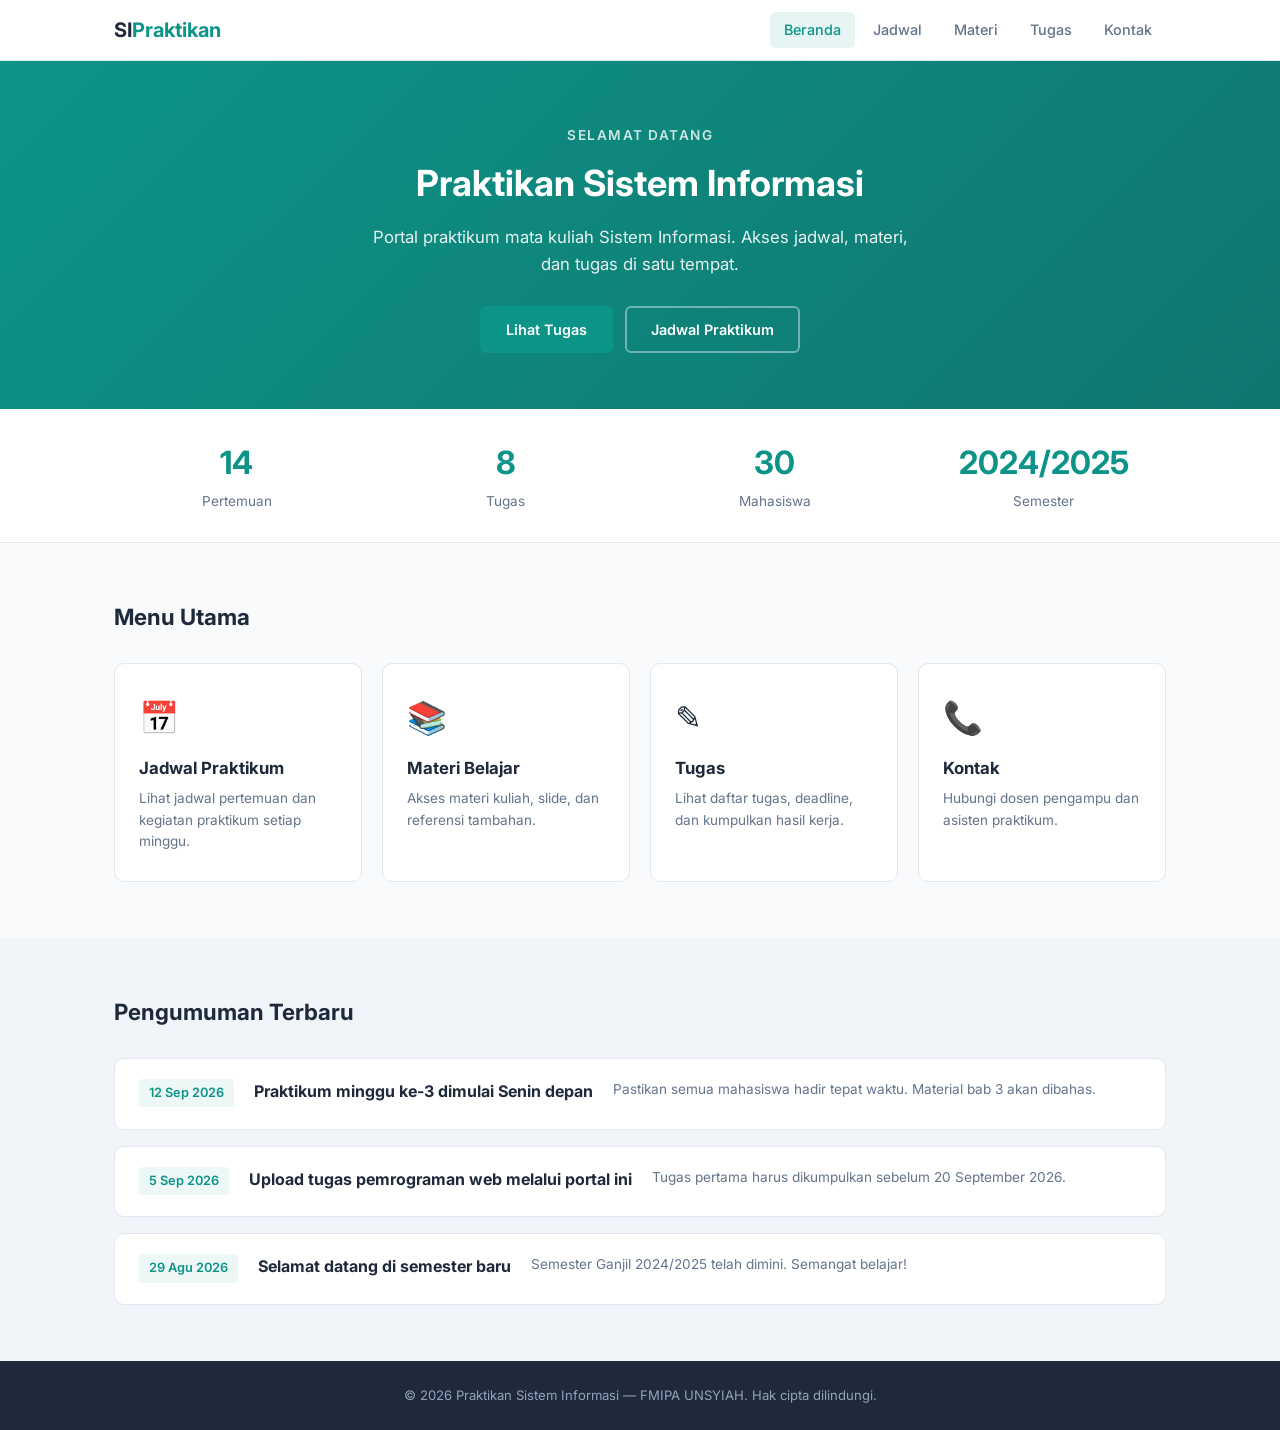
<file: public/index.html>
<!DOCTYPE html>
<html lang="id">
<head>
  <meta charset="UTF-8">
  <meta name="viewport" content="width=device-width, initial-scale=1.0">
  <title>Praktikan Sistem Informasi</title>
  <link rel="stylesheet" href="css/style.css">
  <link rel="preconnect" href="https://fonts.googleapis.com">
  <link href="https://fonts.googleapis.com/css2?family=Inter:wght@400;500;600;700&display=swap" rel="stylesheet">
</head>
<body>
  <header class="site-header">
    <div class="container header-inner">
      <a href="index.html" class="logo">SI<span>Praktikan</span></a>
      <nav class="main-nav" id="mainNav">
        <a href="index.html" class="active">Beranda</a>
        <a href="jadwal.html">Jadwal</a>
        <a href="materi.html">Materi</a>
        <a href="tugas.html">Tugas</a>
        <a href="kontak.html">Kontak</a>
      </nav>
      <button class="menu-toggle" id="menuToggle" aria-label="Toggle menu">
        <span></span><span></span><span></span>
      </button>
    </div>
  </header>

  <main>
    <section class="hero">
      <div class="container">
        <p class="hero-label">Selamat Datang</p>
        <h1>Praktikan Sistem Informasi</h1>
        <p class="hero-sub">Portal praktikum mata kuliah Sistem Informasi. Akses jadwal, materi, dan tugas di satu tempat.</p>
        <div class="hero-actions">
          <a href="tugas.html" class="btn btn-primary">Lihat Tugas</a>
          <a href="jadwal.html" class="btn btn-secondary">Jadwal Praktikum</a>
        </div>
      </div>
    </section>

    <section class="stats-bar">
      <div class="container stats-grid">
        <div class="stat-item">
          <span class="stat-number">14</span>
          <span class="stat-label">Pertemuan</span>
        </div>
        <div class="stat-item">
          <span class="stat-number">8</span>
          <span class="stat-label">Tugas</span>
        </div>
        <div class="stat-item">
          <span class="stat-number">30</span>
          <span class="stat-label">Mahasiswa</span>
        </div>
        <div class="stat-item">
          <span class="stat-number">2024/2025</span>
          <span class="stat-label">Semester</span>
        </div>
      </div>
    </section>

    <section class="section">
      <div class="container">
        <h2 class="section-title">Menu Utama</h2>
        <div class="cards-grid">
          <a href="jadwal.html" class="card">
            <div class="card-icon">&#128197;</div>
            <h3>Jadwal Praktikum</h3>
            <p>Lihat jadwal pertemuan dan kegiatan praktikum setiap minggu.</p>
          </a>
          <a href="materi.html" class="card">
            <div class="card-icon">&#128218;</div>
            <h3>Materi Belajar</h3>
            <p>Akses materi kuliah, slide, dan referensi tambahan.</p>
          </a>
          <a href="tugas.html" class="card">
            <div class="card-icon">&#9998;</div>
            <h3>Tugas</h3>
            <p>Lihat daftar tugas, deadline, dan kumpulkan hasil kerja.</p>
          </a>
          <a href="kontak.html" class="card">
            <div class="card-icon">&#128222;</div>
            <h3>Kontak</h3>
            <p>Hubungi dosen pengampu dan asisten praktikum.</p>
          </a>
        </div>
      </div>
    </section>

    <section class="section section-alt">
      <div class="container">
        <h2 class="section-title">Pengumuman Terbaru</h2>
        <div class="announcement-list">
          <div class="announcement">
            <span class="announcement-date">12 Sep 2026</span>
            <h4>Praktikum minggu ke-3 dimulai Senin depan</h4>
            <p>Pastikan semua mahasiswa hadir tepat waktu. Material bab 3 akan dibahas.</p>
          </div>
          <div class="announcement">
            <span class="announcement-date">5 Sep 2026</span>
            <h4>Upload tugas pemrograman web melalui portal ini</h4>
            <p>Tugas pertama harus dikumpulkan sebelum 20 September 2026.</p>
          </div>
          <div class="announcement">
            <span class="announcement-date">29 Agu 2026</span>
            <h4>Selamat datang di semester baru</h4>
            <p>Semester Ganjil 2024/2025 telah dimini. Semangat belajar!</p>
          </div>
        </div>
      </div>
    </section>
  </main>

  <footer class="site-footer">
    <div class="container">
      <p>&copy; 2026 Praktikan Sistem Informasi — FMIPA UNSYIAH. Hak cipta dilindungi.</p>
    </div>
  </footer>

  <script src="js/main.js"></script>
</body>
</html>
</file>
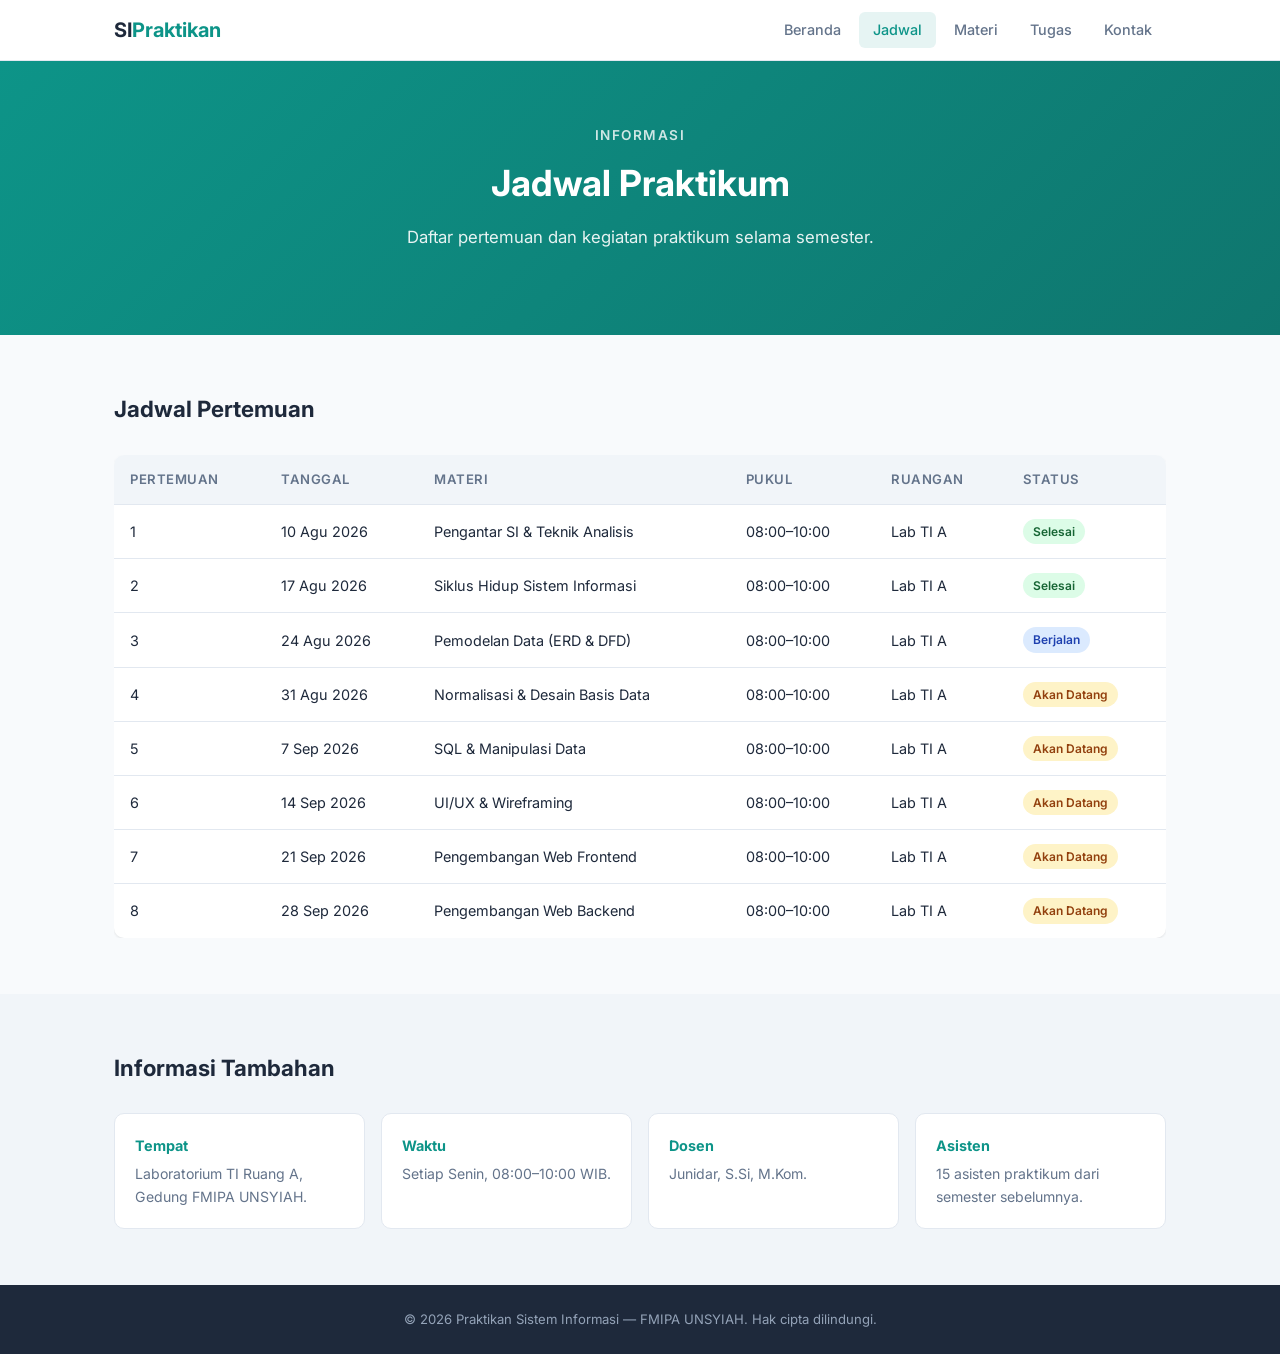
<file: public/jadwal.html>
<!DOCTYPE html>
<html lang="id">
<head>
  <meta charset="UTF-8">
  <meta name="viewport" content="width=device-width, initial-scale=1.0">
  <title>Jadwal Praktikum — Praktikan SI</title>
  <link rel="stylesheet" href="css/style.css">
  <link rel="preconnect" href="https://fonts.googleapis.com">
  <link href="https://fonts.googleapis.com/css2?family=Inter:wght@400;500;600;700&display=swap" rel="stylesheet">
</head>
<body>
  <header class="site-header">
    <div class="container header-inner">
      <a href="index.html" class="logo">SI<span>Praktikan</span></a>
      <nav class="main-nav" id="mainNav">
        <a href="index.html">Beranda</a>
        <a href="jadwal.html" class="active">Jadwal</a>
        <a href="materi.html">Materi</a>
        <a href="tugas.html">Tugas</a>
        <a href="kontak.html">Kontak</a>
      </nav>
      <button class="menu-toggle" id="menuToggle" aria-label="Toggle menu">
        <span></span><span></span><span></span>
      </button>
    </div>
  </header>

  <main>
    <section class="hero">
      <div class="container">
        <p class="hero-label">Informasi</p>
        <h1>Jadwal Praktikum</h1>
        <p class="hero-sub">Daftar pertemuan dan kegiatan praktikum selama semester.</p>
      </div>
    </section>

    <section class="section">
      <div class="container">
        <h2 class="section-title">Jadwal Pertemuan</h2>
        <div class="table-wrap">
          <table class="data-table">
            <thead>
              <tr>
                <th>Pertemuan</th>
                <th>Tanggal</th>
                <th>Materi</th>
                <th>Pukul</th>
                <th>Ruangan</th>
                <th>Status</th>
              </tr>
            </thead>
            <tbody>
              <tr>
                <td>1</td>
                <td>10 Agu 2026</td>
                <td>Pengantar SI &amp; Teknik Analisis</td>
                <td>08:00–10:00</td>
                <td>Lab TI A</td>
                <td><span class="badge badge-done">Selesai</span></td>
              </tr>
              <tr>
                <td>2</td>
                <td>17 Agu 2026</td>
                <td>Siklus Hidup Sistem Informasi</td>
                <td>08:00–10:00</td>
                <td>Lab TI A</td>
                <td><span class="badge badge-done">Selesai</span></td>
              </tr>
              <tr>
                <td>3</td>
                <td>24 Agu 2026</td>
                <td>Pemodelan Data (ERD &amp; DFD)</td>
                <td>08:00–10:00</td>
                <td>Lab TI A</td>
                <td><span class="badge badge-active">Berjalan</span></td>
              </tr>
              <tr>
                <td>4</td>
                <td>31 Agu 2026</td>
                <td>Normalisasi &amp; Desain Basis Data</td>
                <td>08:00–10:00</td>
                <td>Lab TI A</td>
                <td><span class="badge badge-upcoming">Akan Datang</span></td>
              </tr>
              <tr>
                <td>5</td>
                <td>7 Sep 2026</td>
                <td>SQL &amp; Manipulasi Data</td>
                <td>08:00–10:00</td>
                <td>Lab TI A</td>
                <td><span class="badge badge-upcoming">Akan Datang</span></td>
              </tr>
              <tr>
                <td>6</td>
                <td>14 Sep 2026</td>
                <td>UI/UX &amp; Wireframing</td>
                <td>08:00–10:00</td>
                <td>Lab TI A</td>
                <td><span class="badge badge-upcoming">Akan Datang</span></td>
              </tr>
              <tr>
                <td>7</td>
                <td>21 Sep 2026</td>
                <td>Pengembangan Web Frontend</td>
                <td>08:00–10:00</td>
                <td>Lab TI A</td>
                <td><span class="badge badge-upcoming">Akan Datang</span></td>
              </tr>
              <tr>
                <td>8</td>
                <td>28 Sep 2026</td>
                <td>Pengembangan Web Backend</td>
                <td>08:00–10:00</td>
                <td>Lab TI A</td>
                <td><span class="badge badge-upcoming">Akan Datang</span></td>
              </tr>
            </tbody>
          </table>
        </div>
      </div>
    </section>

    <section class="section section-alt">
      <div class="container">
        <h2 class="section-title">Informasi Tambahan</h2>
        <div class="info-cards">
          <div class="info-card">
            <h4>Tempat</h4>
            <p>Laboratorium TI Ruang A, Gedung FMIPA UNSYIAH.</p>
          </div>
          <div class="info-card">
            <h4>Waktu</h4>
            <p>Setiap Senin, 08:00–10:00 WIB.</p>
          </div>
          <div class="info-card">
            <h4>Dosen</h4>
            <p>Junidar, S.Si, M.Kom.</p>
          </div>
          <div class="info-card">
            <h4>Asisten</h4>
            <p>15 asisten praktikum dari semester sebelumnya.</p>
          </div>
        </div>
      </div>
    </section>
  </main>

  <footer class="site-footer">
    <div class="container">
      <p>&copy; 2026 Praktikan Sistem Informasi — FMIPA UNSYIAH. Hak cipta dilindungi.</p>
    </div>
  </footer>

  <script src="js/main.js"></script>
</body>
</html>
</file>
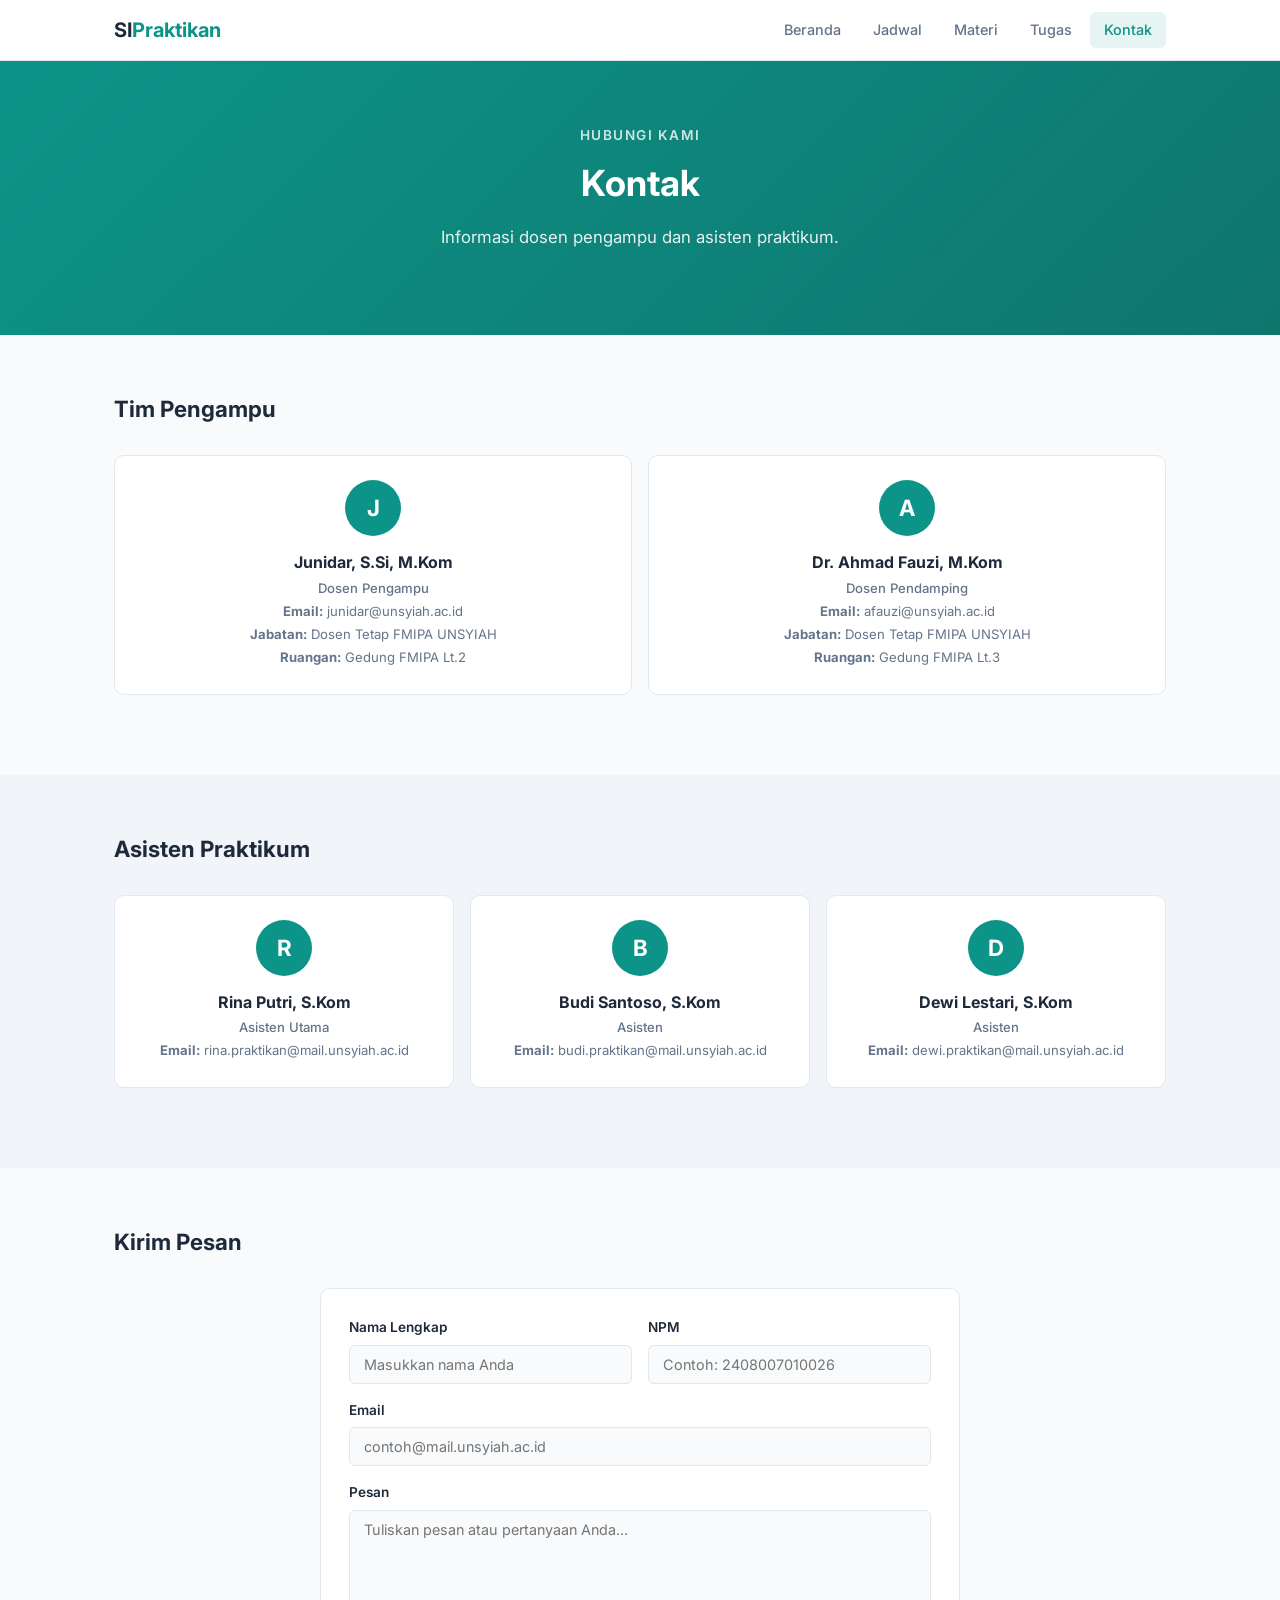
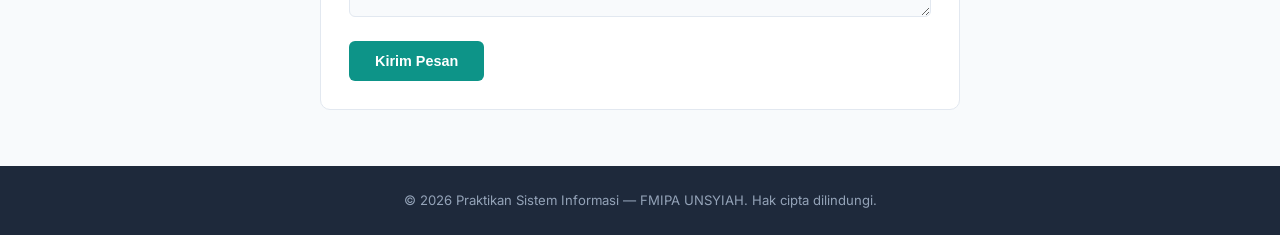
<file: public/kontak.html>
<!DOCTYPE html>
<html lang="id">
<head>
  <meta charset="UTF-8">
  <meta name="viewport" content="width=device-width, initial-scale=1.0">
  <title>Kontak — Praktikan SI</title>
  <link rel="stylesheet" href="css/style.css">
  <link rel="preconnect" href="https://fonts.googleapis.com">
  <link href="https://fonts.googleapis.com/css2?family=Inter:wght@400;500;600;700&display=swap" rel="stylesheet">
</head>
<body>
  <header class="site-header">
    <div class="container header-inner">
      <a href="index.html" class="logo">SI<span>Praktikan</span></a>
      <nav class="main-nav" id="mainNav">
        <a href="index.html">Beranda</a>
        <a href="jadwal.html">Jadwal</a>
        <a href="materi.html">Materi</a>
        <a href="tugas.html">Tugas</a>
        <a href="kontak.html" class="active">Kontak</a>
      </nav>
      <button class="menu-toggle" id="menuToggle" aria-label="Toggle menu">
        <span></span><span></span><span></span>
      </button>
    </div>
  </header>

  <main>
    <section class="hero">
      <div class="container">
        <p class="hero-label">Hubungi Kami</p>
        <h1>Kontak</h1>
        <p class="hero-sub">Informasi dosen pengampu dan asisten praktikum.</p>
      </div>
    </section>

    <section class="section">
      <div class="container">
        <h2 class="section-title">Tim Pengampu</h2>
        <div class="contacts-grid">
          <div class="contact-card">
            <div class="contact-avatar">J</div>
            <h4>Junidar, S.Si, M.Kom</h4>
            <p class="contact-role">Dosen Pengampu</p>
            <p><strong>Email:</strong> junidar@unsyiah.ac.id</p>
            <p><strong>Jabatan:</strong> Dosen Tetap FMIPA UNSYIAH</p>
            <p><strong>Ruangan:</strong> Gedung FMIPA Lt.2</p>
          </div>
          <div class="contact-card">
            <div class="contact-avatar">A</div>
            <h4>Dr. Ahmad Fauzi, M.Kom</h4>
            <p class="contact-role">Dosen Pendamping</p>
            <p><strong>Email:</strong> afauzi@unsyiah.ac.id</p>
            <p><strong>Jabatan:</strong> Dosen Tetap FMIPA UNSYIAH</p>
            <p><strong>Ruangan:</strong> Gedung FMIPA Lt.3</p>
          </div>
        </div>
      </div>
    </section>

    <section class="section section-alt">
      <div class="container">
        <h2 class="section-title">Asisten Praktikum</h2>
        <div class="contacts-grid">
          <div class="contact-card">
            <div class="contact-avatar">R</div>
            <h4>Rina Putri, S.Kom</h4>
            <p class="contact-role">Asisten Utama</p>
            <p><strong>Email:</strong> rina.praktikan@mail.unsyiah.ac.id</p>
          </div>
          <div class="contact-card">
            <div class="contact-avatar">B</div>
            <h4>Budi Santoso, S.Kom</h4>
            <p class="contact-role">Asisten</p>
            <p><strong>Email:</strong> budi.praktikan@mail.unsyiah.ac.id</p>
          </div>
          <div class="contact-card">
            <div class="contact-avatar">D</div>
            <h4>Dewi Lestari, S.Kom</h4>
            <p class="contact-role">Asisten</p>
            <p><strong>Email:</strong> dewi.praktikan@mail.unsyiah.ac.id</p>
          </div>
        </div>
      </div>
    </section>

    <section class="section">
      <div class="container">
        <h2 class="section-title">Kirim Pesan</h2>
        <form class="contact-form" id="contactForm">
          <div class="form-row">
            <div class="form-group">
              <label for="nama">Nama Lengkap</label>
              <input type="text" id="nama" name="nama" placeholder="Masukkan nama Anda" required>
            </div>
            <div class="form-group">
              <label for="npm">NPM</label>
              <input type="text" id="npm" name="npm" placeholder="Contoh: 2408007010026" required>
            </div>
          </div>
          <div class="form-group">
            <label for="email">Email</label>
            <input type="email" id="email" name="email" placeholder="contoh@mail.unsyiah.ac.id" required>
          </div>
          <div class="form-group">
            <label for="pesan">Pesan</label>
            <textarea id="pesan" name="pesan" rows="5" placeholder="Tuliskan pesan atau pertanyaan Anda..." required></textarea>
          </div>
          <button type="submit" class="btn btn-primary">Kirim Pesan</button>
        </form>
      </div>
    </section>
  </main>

  <footer class="site-footer">
    <div class="container">
      <p>&copy; 2026 Praktikan Sistem Informasi — FMIPA UNSYIAH. Hak cipta dilindungi.</p>
    </div>
  </footer>

  <script src="js/main.js"></script>
</body>
</html>
</file>
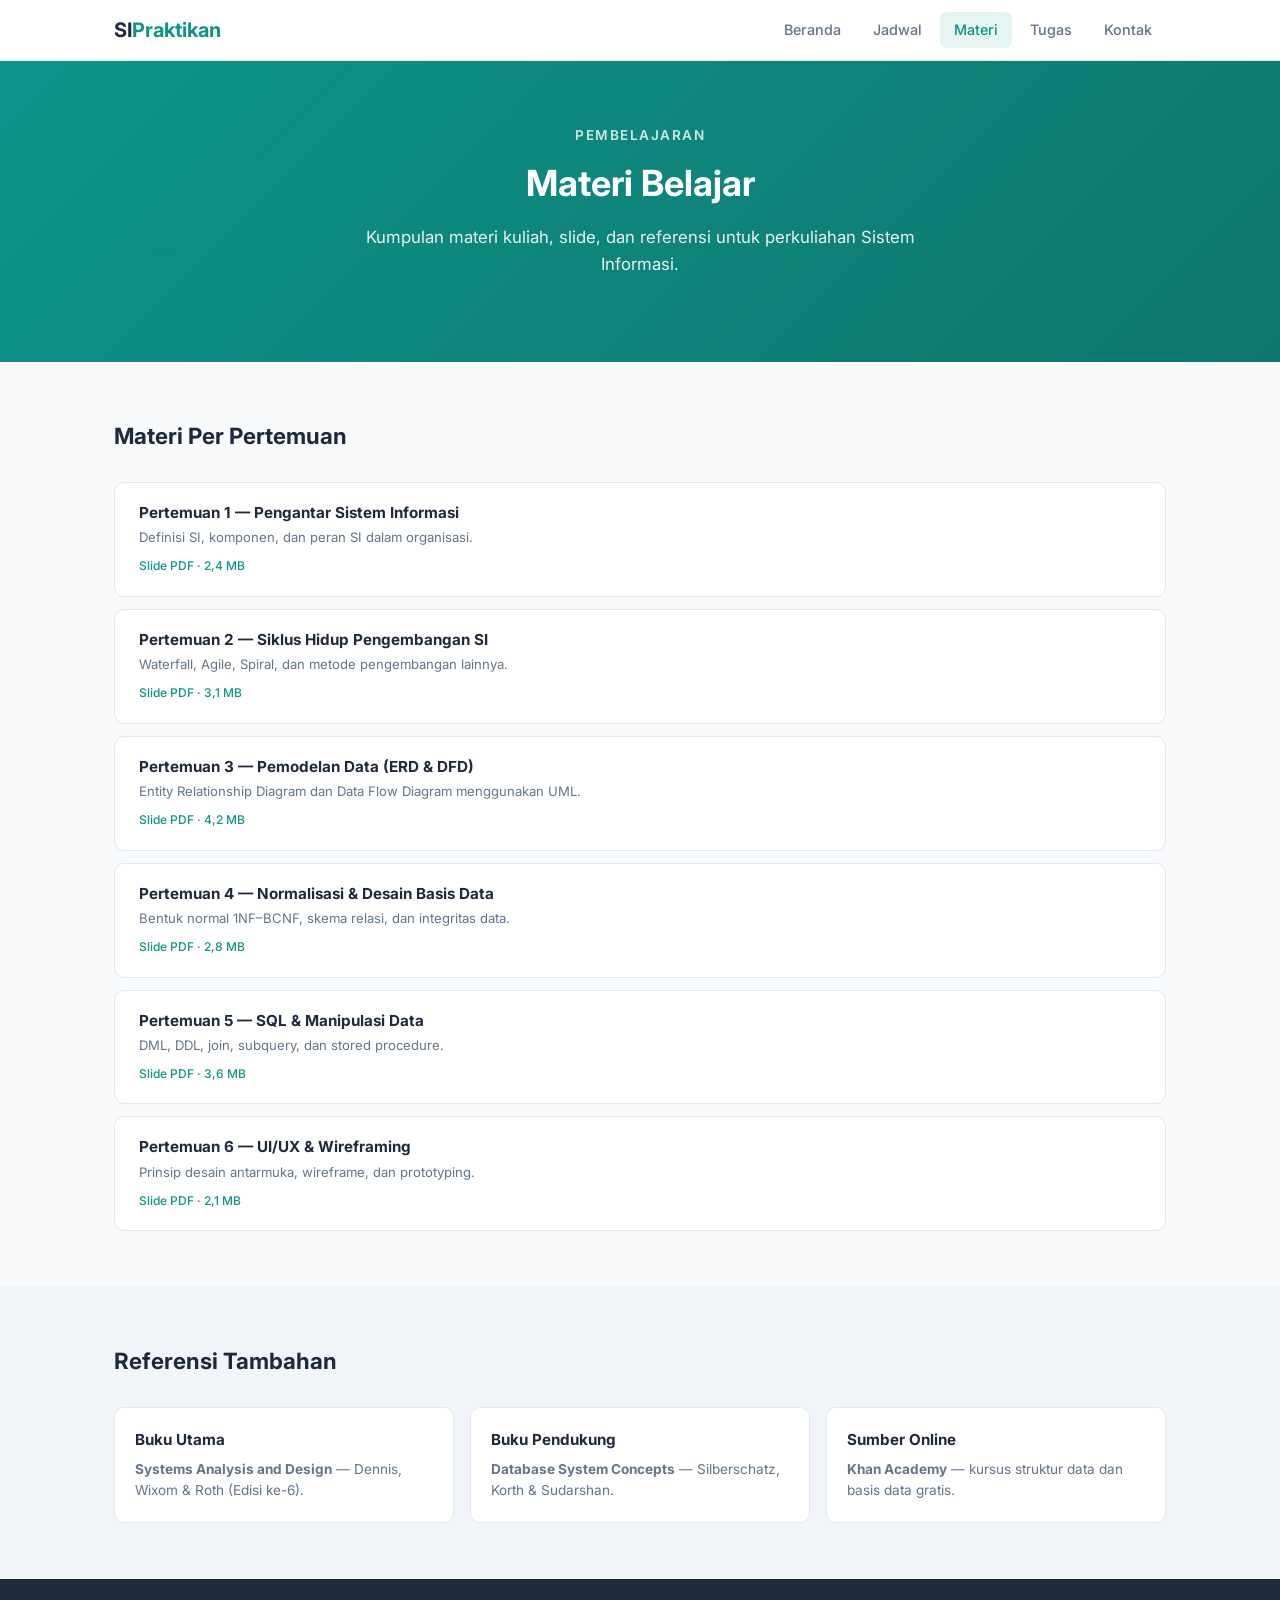
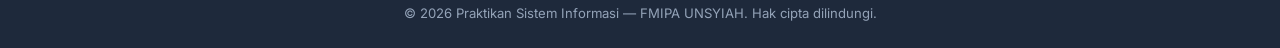
<file: public/materi.html>
<!DOCTYPE html>
<html lang="id">
<head>
  <meta charset="UTF-8">
  <meta name="viewport" content="width=device-width, initial-scale=1.0">
  <title>Materi Belajar — Praktikan SI</title>
  <link rel="stylesheet" href="css/style.css">
  <link rel="preconnect" href="https://fonts.googleapis.com">
  <link href="https://fonts.googleapis.com/css2?family=Inter:wght@400;500;600;700&display=swap" rel="stylesheet">
</head>
<body>
  <header class="site-header">
    <div class="container header-inner">
      <a href="index.html" class="logo">SI<span>Praktikan</span></a>
      <nav class="main-nav" id="mainNav">
        <a href="index.html">Beranda</a>
        <a href="jadwal.html">Jadwal</a>
        <a href="materi.html" class="active">Materi</a>
        <a href="tugas.html">Tugas</a>
        <a href="kontak.html">Kontak</a>
      </nav>
      <button class="menu-toggle" id="menuToggle" aria-label="Toggle menu">
        <span></span><span></span><span></span>
      </button>
    </div>
  </header>

  <main>
    <section class="hero">
      <div class="container">
        <p class="hero-label">Pembelajaran</p>
        <h1>Materi Belajar</h1>
        <p class="hero-sub">Kumpulan materi kuliah, slide, dan referensi untuk perkuliahan Sistem Informasi.</p>
      </div>
    </section>

    <section class="section">
      <div class="container">
        <h2 class="section-title">Materi Per Pertemuan</h2>
        <div class="materials-list">
          <div class="material-item">
            <div class="material-info">
              <h4>Pertemuan 1 — Pengantar Sistem Informasi</h4>
              <p>Definisi SI, komponen, dan peran SI dalam organisasi.</p>
              <span class="material-meta">Slide PDF · 2,4 MB</span>
            </div>
            <a href="#" class="btn btn-small btn-secondary" onclick="event.preventDefault(); alert('File akan diunggah saat tersedia.');">Unduh</a>
          </div>
          <div class="material-item">
            <div class="material-info">
              <h4>Pertemuan 2 — Siklus Hidup Pengembangan SI</h4>
              <p>Waterfall, Agile, Spiral, dan metode pengembangan lainnya.</p>
              <span class="material-meta">Slide PDF · 3,1 MB</span>
            </div>
            <a href="#" class="btn btn-small btn-secondary" onclick="event.preventDefault(); alert('File akan diunggah saat tersedia.');">Unduh</a>
          </div>
          <div class="material-item">
            <div class="material-info">
              <h4>Pertemuan 3 — Pemodelan Data (ERD &amp; DFD)</h4>
              <p>Entity Relationship Diagram dan Data Flow Diagram menggunakan UML.</p>
              <span class="material-meta">Slide PDF · 4,2 MB</span>
            </div>
            <a href="#" class="btn btn-small btn-secondary" onclick="event.preventDefault(); alert('File akan diunggah saat tersedia.');">Unduh</a>
          </div>
          <div class="material-item">
            <div class="material-info">
              <h4>Pertemuan 4 — Normalisasi &amp; Desain Basis Data</h4>
              <p>Bentuk normal 1NF–BCNF, skema relasi, dan integritas data.</p>
              <span class="material-meta">Slide PDF · 2,8 MB</span>
            </div>
            <a href="#" class="btn btn-small btn-secondary" onclick="event.preventDefault(); alert('File akan diunggah saat tersedia.');">Unduh</a>
          </div>
          <div class="material-item">
            <div class="material-info">
              <h4>Pertemuan 5 — SQL &amp; Manipulasi Data</h4>
              <p>DML, DDL, join, subquery, dan stored procedure.</p>
              <span class="material-meta">Slide PDF · 3,6 MB</span>
            </div>
            <a href="#" class="btn btn-small btn-secondary" onclick="event.preventDefault(); alert('File akan diunggah saat tersedia.');">Unduh</a>
          </div>
          <div class="material-item">
            <div class="material-info">
              <h4>Pertemuan 6 — UI/UX &amp; Wireframing</h4>
              <p>Prinsip desain antarmuka, wireframe, dan prototyping.</p>
              <span class="material-meta">Slide PDF · 2,1 MB</span>
            </div>
            <a href="#" class="btn btn-small btn-secondary" onclick="event.preventDefault(); alert('File akan diunggah saat tersedia.');">Unduh</a>
          </div>
        </div>
      </div>
    </section>

    <section class="section section-alt">
      <div class="container">
        <h2 class="section-title">Referensi Tambahan</h2>
        <div class="ref-grid">
          <div class="ref-item">
            <h4>Buku Utama</h4>
            <p><strong>Systems Analysis and Design</strong> — Dennis, Wixom &amp; Roth (Edisi ke-6).</p>
          </div>
          <div class="ref-item">
            <h4>Buku Pendukung</h4>
            <p><strong>Database System Concepts</strong> — Silberschatz, Korth &amp; Sudarshan.</p>
          </div>
          <div class="ref-item">
            <h4>Sumber Online</h4>
            <p><strong>Khan Academy</strong> — kursus struktur data dan basis data gratis.</p>
          </div>
        </div>
      </div>
    </section>
  </main>

  <footer class="site-footer">
    <div class="container">
      <p>&copy; 2026 Praktikan Sistem Informasi — FMIPA UNSYIAH. Hak cipta dilindungi.</p>
    </div>
  </footer>

  <script src="js/main.js"></script>
</body>
</html>
</file>
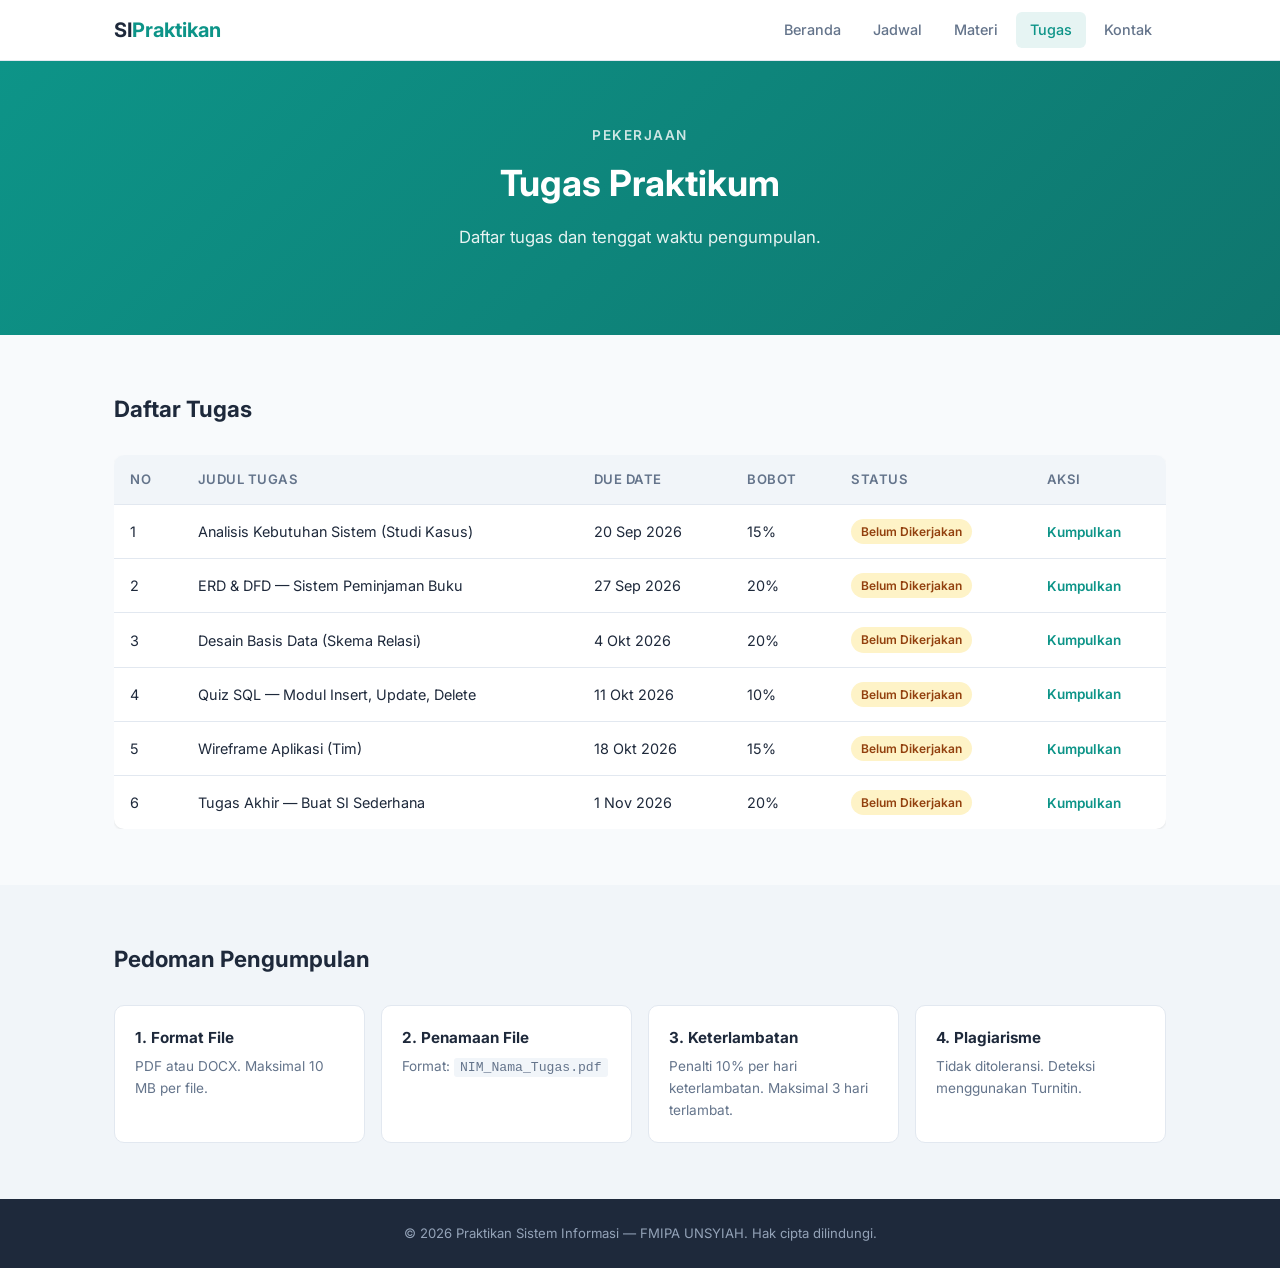
<file: public/tugas.html>
<!DOCTYPE html>
<html lang="id">
<head>
  <meta charset="UTF-8">
  <meta name="viewport" content="width=device-width, initial-scale=1.0">
  <title>Tugas — Praktikan SI</title>
  <link rel="stylesheet" href="css/style.css">
  <link rel="preconnect" href="https://fonts.googleapis.com">
  <link href="https://fonts.googleapis.com/css2?family=Inter:wght@400;500;600;700&display=swap" rel="stylesheet">
</head>
<body>
  <header class="site-header">
    <div class="container header-inner">
      <a href="index.html" class="logo">SI<span>Praktikan</span></a>
      <nav class="main-nav" id="mainNav">
        <a href="index.html">Beranda</a>
        <a href="jadwal.html">Jadwal</a>
        <a href="materi.html">Materi</a>
        <a href="tugas.html" class="active">Tugas</a>
        <a href="kontak.html">Kontak</a>
      </nav>
      <button class="menu-toggle" id="menuToggle" aria-label="Toggle menu">
        <span></span><span></span><span></span>
      </button>
    </div>
  </header>

  <main>
    <section class="hero">
      <div class="container">
        <p class="hero-label">Pekerjaan</p>
        <h1>Tugas Praktikum</h1>
        <p class="hero-sub">Daftar tugas dan tenggat waktu pengumpulan.</p>
      </div>
    </section>

    <section class="section">
      <div class="container">
        <h2 class="section-title">Daftar Tugas</h2>
        <div class="table-wrap">
          <table class="data-table">
            <thead>
              <tr>
                <th>No</th>
                <th>Judul Tugas</th>
                <th>Due Date</th>
                <th>Bobot</th>
                <th>Status</th>
                <th>Aksi</th>
              </tr>
            </thead>
            <tbody>
              <tr>
                <td>1</td>
                <td>Analisis Kebutuhan Sistem (Studi Kasus)</td>
                <td>20 Sep 2026</td>
                <td>15%</td>
                <td><span class="badge badge-upcoming">Belum Dikerjakan</span></td>
                <td><a href="#" class="link-btn" onclick="event.preventDefault(); alert('Form upload akan dibuka.');">Kumpulkan</a></td>
              </tr>
              <tr>
                <td>2</td>
                <td>ERD &amp; DFD — Sistem Peminjaman Buku</td>
                <td>27 Sep 2026</td>
                <td>20%</td>
                <td><span class="badge badge-upcoming">Belum Dikerjakan</span></td>
                <td><a href="#" class="link-btn" onclick="event.preventDefault(); alert('Form upload akan dibuka.');">Kumpulkan</a></td>
              </tr>
              <tr>
                <td>3</td>
                <td>Desain Basis Data (Skema Relasi)</td>
                <td>4 Okt 2026</td>
                <td>20%</td>
                <td><span class="badge badge-upcoming">Belum Dikerjakan</span></td>
                <td><a href="#" class="link-btn" onclick="event.preventDefault(); alert('Form upload akan dibuka.');">Kumpulkan</a></td>
              </tr>
              <tr>
                <td>4</td>
                <td>Quiz SQL — Modul Insert, Update, Delete</td>
                <td>11 Okt 2026</td>
                <td>10%</td>
                <td><span class="badge badge-upcoming">Belum Dikerjakan</span></td>
                <td><a href="#" class="link-btn" onclick="event.preventDefault(); alert('Form upload akan dibuka.');">Kumpulkan</a></td>
              </tr>
              <tr>
                <td>5</td>
                <td>Wireframe Aplikasi (Tim)</td>
                <td>18 Okt 2026</td>
                <td>15%</td>
                <td><span class="badge badge-upcoming">Belum Dikerjakan</span></td>
                <td><a href="#" class="link-btn" onclick="event.preventDefault(); alert('Form upload akan dibuka.');">Kumpulkan</a></td>
              </tr>
              <tr>
                <td>6</td>
                <td>Tugas Akhir — Buat SI Sederhana</td>
                <td>1 Nov 2026</td>
                <td>20%</td>
                <td><span class="badge badge-upcoming">Belum Dikerjakan</span></td>
                <td><a href="#" class="link-btn" onclick="event.preventDefault(); alert('Form upload akan dibuka.');">Kumpulkan</a></td>
              </tr>
            </tbody>
          </table>
        </div>
      </div>
    </section>

    <section class="section section-alt">
      <div class="container">
        <h2 class="section-title">Pedoman Pengumpulan</h2>
        <div class="guidelines">
          <div class="guideline-item">
            <h4>1. Format File</h4>
            <p>PDF atau DOCX. Maksimal 10 MB per file.</p>
          </div>
          <div class="guideline-item">
            <h4>2. Penamaan File</h4>
            <p>Format: <code>NIM_Nama_Tugas.pdf</code></p>
          </div>
          <div class="guideline-item">
            <h4>3. Keterlambatan</h4>
            <p>Penalti 10% per hari keterlambatan. Maksimal 3 hari terlambat.</p>
          </div>
          <div class="guideline-item">
            <h4>4. Plagiarisme</h4>
            <p>Tidak ditoleransi. Deteksi menggunakan Turnitin.</p>
          </div>
        </div>
      </div>
    </section>
  </main>

  <footer class="site-footer">
    <div class="container">
      <p>&copy; 2026 Praktikan Sistem Informasi — FMIPA UNSYIAH. Hak cipta dilindungi.</p>
    </div>
  </footer>

  <script src="js/main.js"></script>
</body>
</html>
</file>
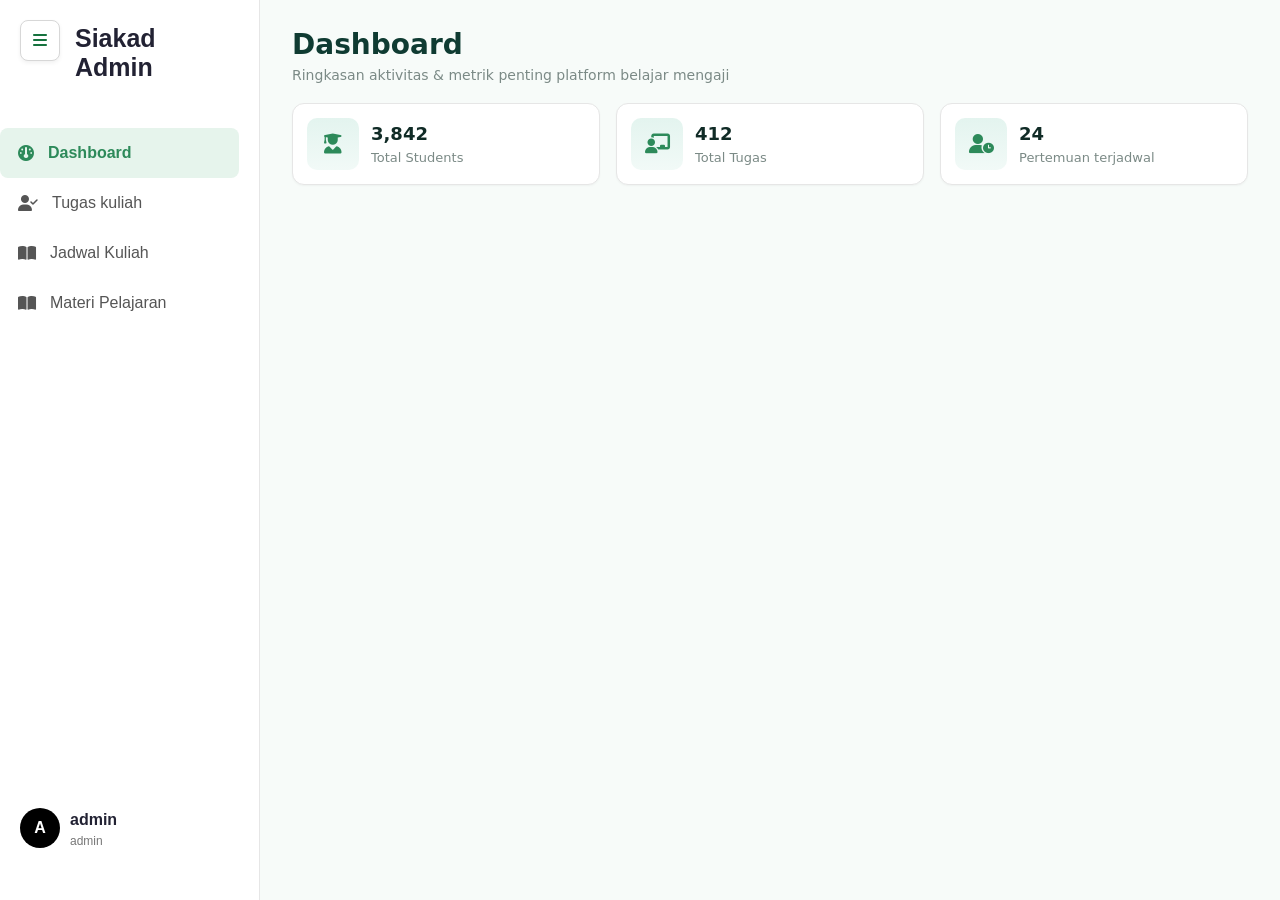
<file: public/htmlAdmin/dashboard.html>
<!DOCTYPE html>
<html lang="id">

<head>
  <meta charset="UTF-8" />
  <meta name="viewport" content="width=device-width, initial-scale=1.0" />
  <title>PrivEdu Admin - Dashboard</title>
  <link rel="stylesheet" href="../cssAdmin/sidebar.css">
  <link rel="stylesheet" href="../cssAdmin/dashboard.css">
  <link rel="stylesheet" href="https://cdnjs.cloudflare.com/ajax/libs/font-awesome/6.5.0/css/all.min.css">
</head>

<body>
  <!-- Sidebar Toggle Checkbox -->
  <input type="checkbox" id="sidebar-toggle">
  <label for="sidebar-toggle" class="toggle-btn">
    <i class="fa-solid fa-bars"></i>
  </label>
  <aside class="sidebar">
    <div class="brand">
      <span>Siakad Admin</span>
    </div>

    <ul class="menu">
      <li class="active"><a href="dashboard.html"><i class="fa-solid fa-gauge"></i> Dashboard</a></li>
      <li><a href="tugas.html"><i class="fa-solid fa-user-check"></i> Tugas kuliah</a></li>
      <li><a href="jadwal.html"><i class="fa-solid fa-book-open"></i> Jadwal Kuliah</a></li>
      <li><a href="materi.html"><i class="fa-solid fa-book-open"></i> Materi Pelajaran</a></li>
    </ul>

    <div class="sidebar-bottom">
      <div class="user-box">
        <div class="avatar">A</div>
        <div>
          <p class="username">admin</p>
          <p class="role">admin</p>
        </div>
      </div>
    </div>
  </aside>

  <!-- Main content -->
  <div class="content">
    <header class="content-header">
      <h1>Dashboard</h1>
      <p class="sub">Ringkasan aktivitas & metrik penting platform belajar mengaji</p>
    </header>

    <main class="main-area">

      <!-- Statistik Utama -->
      <section class="stats">
        <div class="stats-grid">

          <article class="stat-card">
            <div class="stat-icon"><i class="fa-solid fa-user-graduate"></i></div>
            <div class="stat-body">
              <div class="stat-number">3,842</div>
              <div class="stat-label">Total Students</div>
            </div>
          </article>

          <article class="stat-card">
            <div class="stat-icon"><i class="fa-solid fa-chalkboard-user"></i></div>
            <div class="stat-body">
              <div class="stat-number">412</div>
              <div class="stat-label">Total Tugas</div>
            </div>
          </article>

          <article class="stat-card">
            <div class="stat-icon"><i class="fa-solid fa-user-clock"></i></div>
            <div class="stat-body">
              <div class="stat-number">24</div>
              <div class="stat-label">Pertemuan terjadwal</div>
            </div>
          </article>

        </div>
      </section>
    </main>
  </div>

</body>

</html>
</file>
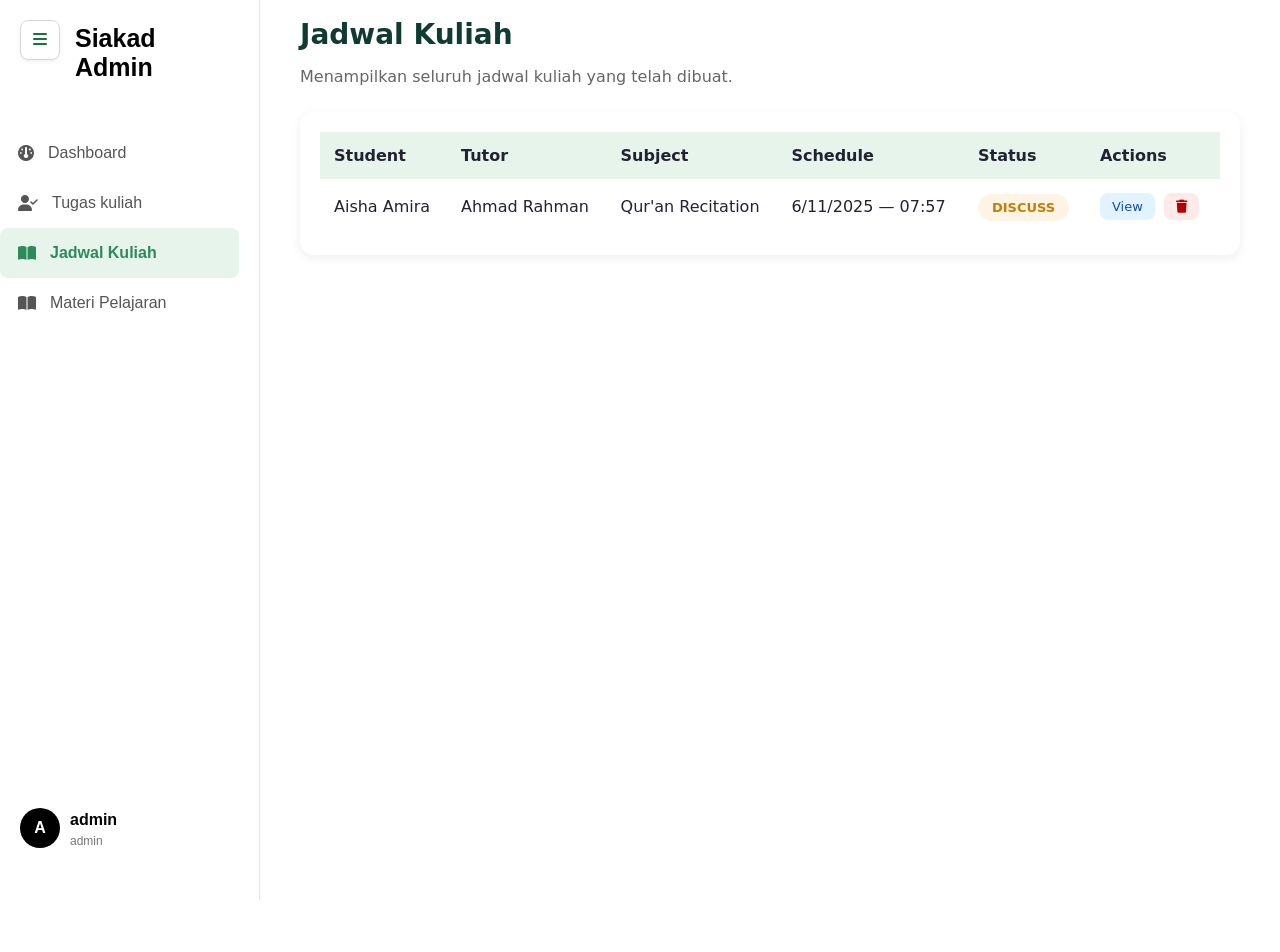
<file: public/htmlAdmin/jadwal.html>
<!doctype html>
<html lang="en">
    <head>
        <meta charset="utf-8" />
        <meta name="viewport" content="width=device-width,initial-scale=1" />
        <title>Jadwal Kuliah — Admin</title>
        <link rel="stylesheet" href="../cssAdmin/sidebar.css" />
        <link rel="stylesheet" href="../cssAdmin/jadwal.css" />
        <link
            rel="stylesheet"
            href="https://cdnjs.cloudflare.com/ajax/libs/font-awesome/6.5.0/css/all.min.css"
        />
    </head>

    <body>
        <!-- Sidebar Toggle Checkbox -->
        <input type="checkbox" id="sidebar-toggle" />
        <label for="sidebar-toggle" class="toggle-btn">
            <i class="fa-solid fa-bars"></i>
        </label>
        <aside class="sidebar">
            <div class="brand">
                <span>Siakad Admin</span>
            </div>

            <ul class="menu">
                <li>
                    <a href="dashboard.html"
                        ><i class="fa-solid fa-gauge"></i> Dashboard</a
                    >
                </li>
                <li>
                    <a href="tugas.html"
                        ><i class="fa-solid fa-user-check"></i> Tugas kuliah</a
                    >
                </li>
                <li class="active">
                    <a href="jadwal.html"
                        ><i class="fa-solid fa-book-open"></i> Jadwal Kuliah</a
                    >
                </li>
                <li>
                    <a href="materi.html"
                        ><i class="fa-solid fa-book-open"></i> Materi
                        Pelajaran</a
                    >
                </li>
            </ul>

            <div class="sidebar-bottom">
                <div class="user-box">
                    <div class="avatar">A</div>
                    <div>
                        <p class="username">admin</p>
                        <p class="role">admin</p>
                    </div>
                </div>
            </div>
        </aside>

        <!-- Content -->

        <div class="content">
            <main class="lr-container">
                <h1>Jadwal Kuliah</h1>
                <p class="sub">
                    Menampilkan seluruh jadwal kuliah yang telah dibuat.
                </p>

                <div class="card-table">
                    <table class="lr-table">
                        <thead>
                            <tr>
                                <th>Student</th>
                                <th>Tutor</th>
                                <th>Subject</th>
                                <th>Schedule</th>
                                <th>Status</th>
                                <th>Actions</th>
                            </tr>
                        </thead>

                        <tbody>
                            <!-- SAMPLE ROW -->
                            <tr>
                                <td>Aisha Amira</td>
                                <td>Ahmad Rahman</td>
                                <td>Qur'an Recitation</td>
                                <td>6/11/2025 — 07:57</td>

                                <td>
                                    <span class="status discuss">DISCUSS</span>
                                </td>

                                <td class="actions">
                                    <label for="view-1" class="btn-view"
                                        >View</label
                                    >
                                    <label for="delete-1" class="btn-delete">
                                        <i class="fa-solid fa-trash"></i>
                                    </label>
                                </td>
                            </tr>
                        </tbody>
                    </table>
                </div>
            </main>
        </div>

        <!-- =========================================
     VIEW DETAILS MODAL (Checkbox System)
     ========================================= -->
        <input type="checkbox" id="view-1" class="modal-toggle" />
        <div class="modal">
            <label for="view-1" class="modal-overlay"></label>
            <div class="modal-box request-modal">
                <h2 class="modal-title">Aisha Amira</h2>

                <p><b>Student:</b> Ahmad Rahman</p>
                <p><b>Age:</b> 15</p>
                <p><b>Subject:</b> Qur’an Recitation</p>
                <p><b>Learning Mode:</b> Online</p>
                <p><b>Notes:</b> I want to improve my pronunciation.</p>

                <label>Schedule:</label>
                <input type="text" value="6/11/2025 — 07:57" />

                <label>Duration:</label>
                <input type="text" value="60 mins" />

                <label>Price:</label>
                <input type="text" value="165000" />

                <label>Notes:</label>
                <textarea></textarea>

                <label>Status:</label>
                <select>
                    <option>DISCUSS</option>
                    <option>DEAL</option>
                    <option>ONGOING</option>
                    <option>DONE</option>
                    <option>CANCELED</option>
                </select>

                <label for="view-1" class="close-btn">Close</label>
            </div>
        </div>

        <!-- =========================================
     EDIT STATUS MODAL
     ========================================= -->
        <input type="checkbox" id="edit-1" class="modal-toggle" />
        <div class="modal">
            <label for="edit-1" class="modal-overlay"></label>
            <div class="modal-box small-modal">
                <h3>Edit Status</h3>

                <select class="status-select">
                    <option>DISCUSS</option>
                    <option>DEAL</option>
                    <option>ONGOING</option>
                    <option>DONE</option>
                    <option>CANCELED</option>
                </select>

                <label for="edit-1" class="close-btn">Save</label>
            </div>
        </div>

        <!-- =========================================
     DELETE CONFIRMATION MODAL
     ========================================= -->
        <input type="checkbox" id="delete-1" class="modal-toggle" />
        <div class="modal">
            <label for="delete-1" class="modal-overlay"></label>
            <div class="modal-box delete-modal">
                <h3>Are you sure?</h3>
                <p>This request will be permanently removed.</p>

                <div class="delete-actions">
                    <label for="delete-1" class="btn-cancel">Cancel</label>
                    <label class="btn-confirm">Delete</label>
                </div>
            </div>
        </div>
    </body>
</html>
</file>
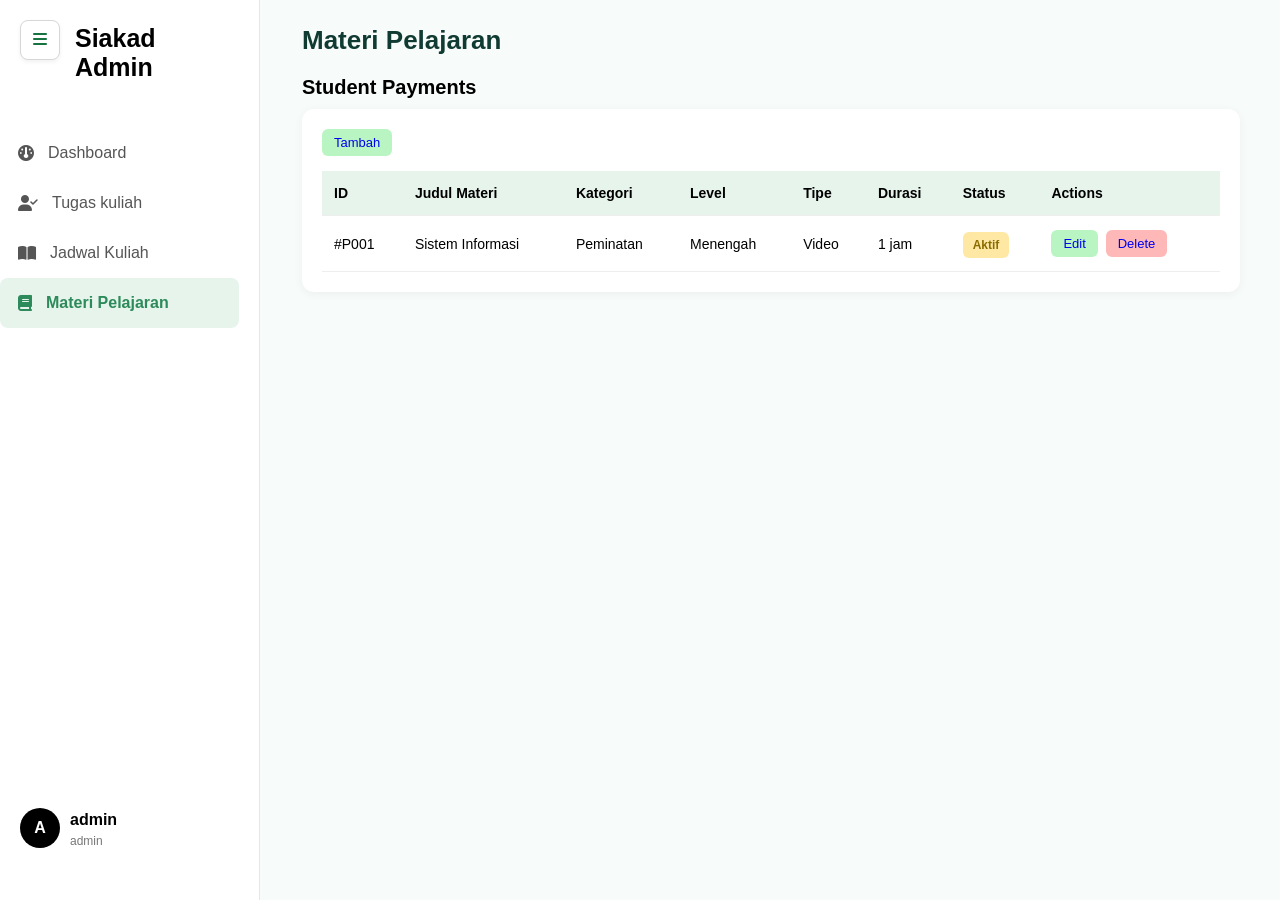
<file: public/htmlAdmin/materi.html>
<!DOCTYPE html>
<html lang="en">

<head>
  <meta charset="UTF-8" />
  <meta name="viewport" content="width=device-width, initial-scale=1.0" />
  <title>Materi Pelajaran</title>
  <link rel="stylesheet" href="../cssAdmin/sidebar.css">
  <link rel="stylesheet" href="../cssAdmin/materi.css">
  <link rel="stylesheet" href="https://cdnjs.cloudflare.com/ajax/libs/font-awesome/6.5.0/css/all.min.css">

</head>

<body>
  <!-- Sidebar Toggle Checkbox -->
  <input type="checkbox" id="sidebar-toggle">
  <label for="sidebar-toggle" class="toggle-btn">
    <i class="fa-solid fa-bars"></i>
  </label>
  <aside class="sidebar">
    <div class="brand">
      <span>Siakad Admin</span>
    </div>

    <ul class="menu">
      <li><a href="dashboard.html"><i class="fa-solid fa-gauge"></i> Dashboard</a></li>
      <li><a href="tugas.html"><i class="fa-solid fa-user-check"></i> Tugas kuliah</a></li>
      <li><a href="jadwal.html"><i class="fa-solid fa-book-open"></i> Jadwal Kuliah</a></li>
      <li class="active"><a href="materi.html"><i class="fa-solid fa-book"></i> Materi Pelajaran</a></li>
    </ul>

    <div class="sidebar-bottom">
      <div class="user-box">
        <div class="avatar">A</div>
        <div>
          <p class="username">admin</p>
          <p class="role">admin</p>
        </div>
      </div>
    </div>
  </aside>

  <!-- ================== PAGE CONTENT ================== -->
  <div class="content">

    <h1>Materi Pelajaran</h1>

    <!-- STUDENT PAYMENTS -->
    <h2>Student Payments</h2>
    <div class="card">
      <a href="#tambah1" class="btn btn-approve">Tambah</a>
      <table class="table">
        <tr>
          <th>ID</th>
          <th>Judul Materi</th>
          <th>Kategori</th>
          <th>Level</th>
          <th>Tipe</th>
          <th>Durasi</th>
          <th>Status</th>
          <th>Actions</th>
        </tr>
        <tr>
          <td>#P001</td>
          <td>Sistem Informasi</td>
          <td>Peminatan</td>
          <td>Menengah</td>
          <td>Video</td>
          <td>1 jam</td>
          <td><span class="badge pending">Aktif</span></td>
          <td>
            <a href="#edit1" class="btn btn-approve">Edit</a>
            <a href="#delete1" class="btn btn-reject">Delete</a>
          </td>
        </tr>
      </table>
    </div>

    <!-- MODALS -->
<div id="tambah1" class="modal">
  <div class="modal-content">
    <h3>Tambah Materi Baru</h3>
    
    <form>
      <p>
        <label>Judul Materi:</label><br>
        <input type="text" placeholder="Masukkan judul materi" style="width: 100%; margin-top: 5px;">
      </p>
      
      <p>
        <label>Kategori:</label><br>
        <input type="text" placeholder="Contoh: Tahsin Al-Qur'an" style="width: 100%; margin-top: 5px;">
      </p>
      
      <p>
        <label>Level:</label><br>
        <select style="width: 100%; margin-top: 5px;">
          <option selected disabled>Pilih Level...</option>
          <option>Pemula</option>
          <option>Menengah</option>
          <option>Lanjutan</option>
        </select>
      </p>
      
      <p>
        <label>Tipe:</label><br>
        <input type="text" placeholder="Contoh: PDF & Video" style="width: 100%; margin-top: 5px;">
      </p>
      
      <p>
        <label>Durasi / Sesi:</label><br>
        <input type="text" placeholder="Contoh: 45 Menit" style="width: 100%; margin-top: 5px;">
      </p>
      
      <p>
        <label>Status:</label><br>
        <select style="width: 100%; margin-top: 5px;">
          <option selected>Aktif</option>
          <option>Non-Aktif</option>
        </select>
      </p>
    </form>
    
    <br>
    <a href="#" class="btn btn-approve">Simpan Materi</a>
    <a href="#" class="close-modal">Batal</a>
  </div>
</div>
<div id="edit1" class="modal">
  <div class="modal-content">
    <h3>Edit Materi #M001</h3>
    <form>
      <p>
        <label>Judul Materi:</label><br>
        <input type="text" value="Sistem Informasi" style="width: 100%; margin-top: 5px;">
      </p>
      <p>
        <label>Kategori:</label><br>
        <input type="text" value="Peminatan" style="width: 100%; margin-top: 5px;">
      </p>
      <p>
        <label>Level:</label><br>
        <select style="width: 100%; margin-top: 5px;">
          <option selected>Pemula</option>
          <option>Menengah</option>
          <option>Lanjutan</option>
        </select>
      </p>
      <p>
        <label>Tipe:</label><br>
        <input type="text" value="Video" style="width: 100%; margin-top: 5px;">
      </p>
      <p>
        <label>Durasi / Sesi:</label><br>
        <input type="text" value="1 Jam" style="width: 100%; margin-top: 5px;">
      </p>
      <p>
        <label>Status:</label><br>
        <select style="width: 100%; margin-top: 5px;">
          <option>Aktif</option>
          <option>Non-Aktif</option>
        </select>
      </p>
    </form>
    <br>
    <a href="#" class="btn btn-approve">Simpan</a>
    <a href="#" class="close-modal">Batal</a>
  </div>
</div>

<div id="delete1" class="modal">
      <div class="modal-content">
        <h3>Delete Materi</h3>
        <p>Are you sure you want to delete this material?</p>
        <a href="#" class="btn btn-reject">Confirm Delete</a>
        <a href="#" class="close-modal">Cancel</a>
      </div>
</div>


  </div>

</body>

</html>
</file>
<file: public/css/style.css>
/* ========================================
   Praktikan SI — Global Styles
   ======================================== */
:root {
  --primary: #0d9488;
  --primary-dark: #0f766e;
  --primary-light: #14b8a6;
  --accent: #f59e0b;
  --bg: #f8fafc;
  --bg-alt: #f1f5f9;
  --surface: #ffffff;
  --text: #1e293b;
  --text-muted: #64748b;
  --border: #e2e8f0;
  --radius: 10px;
  --shadow: 0 1px 3px rgba(0,0,0,0.06), 0 1px 2px rgba(0,0,0,0.04);
  --shadow-md: 0 4px 12px rgba(0,0,0,0.07);
  --max-width: 1100px;
}

*, *::before, *::after { box-sizing: border-box; margin: 0; padding: 0; }
html { scroll-behavior: smooth; }
body {
  font-family: 'Inter', -apple-system, BlinkMacSystemFont, sans-serif;
  background: var(--bg);
  color: var(--text);
  line-height: 1.6;
}
a { color: var(--primary); text-decoration: none; }
a:hover { text-decoration: underline; }

.container {
  max-width: var(--max-width);
  margin: 0 auto;
  padding: 0 24px;
}

/* ========================================
   Header
   ======================================== */
.site-header {
  background: var(--surface);
  border-bottom: 1px solid var(--border);
  position: sticky;
  top: 0;
  z-index: 100;
}
.header-inner {
  display: flex;
  align-items: center;
  justify-content: space-between;
  height: 60px;
}
.logo {
  font-size: 1.25rem;
  font-weight: 700;
  color: var(--text);
  text-decoration: none;
}
.logo span { color: var(--primary); }
.main-nav {
  display: flex;
  gap: 4px;
}
.main-nav a {
  padding: 6px 14px;
  border-radius: 6px;
  font-size: 0.9rem;
  font-weight: 500;
  color: var(--text-muted);
  transition: all 0.15s;
}
.main-nav a:hover { background: var(--bg-alt); color: var(--text); text-decoration: none; }
.main-nav a.active { background: rgba(13,148,136,0.1); color: var(--primary); }

.menu-toggle {
  display: none;
  flex-direction: column;
  gap: 5px;
  background: none;
  border: none;
  cursor: pointer;
  padding: 4px;
}
.menu-toggle span {
  display: block;
  width: 24px;
  height: 2px;
  background: var(--text);
  border-radius: 2px;
  transition: 0.3s;
}

/* ========================================
   Hero
   ======================================== */
.hero {
  background: linear-gradient(135deg, var(--primary) 0%, var(--primary-dark) 100%);
  color: white;
  padding: 64px 0 56px;
  text-align: center;
}
.hero-label {
  font-size: 0.85rem;
  font-weight: 600;
  text-transform: uppercase;
  letter-spacing: 1.5px;
  opacity: 0.8;
  margin-bottom: 8px;
}
.hero h1 {
  font-size: 2.25rem;
  font-weight: 700;
  margin-bottom: 12px;
}
.hero-sub {
  font-size: 1.05rem;
  opacity: 0.9;
  max-width: 560px;
  margin: 0 auto 28px;
}
.hero-actions {
  display: flex;
  gap: 12px;
  justify-content: center;
  flex-wrap: wrap;
}

/* ========================================
   Buttons
   ======================================== */
.btn {
  display: inline-block;
  padding: 10px 24px;
  border-radius: 6px;
  font-size: 0.9rem;
  font-weight: 600;
  border: 2px solid transparent;
  cursor: pointer;
  transition: all 0.15s;
}
.btn-primary { background: var(--primary); color: white; }
.btn-primary:hover { background: var(--primary-dark); text-decoration: none; }
.btn-secondary { background: transparent; color: white; border-color: rgba(255,255,255,0.4); }
.btn-secondary:hover { background: rgba(255,255,255,0.1); text-decoration: none; }
.btn-small { padding: 6px 16px; font-size: 0.82rem; }
.link-btn { font-size: 0.85rem; font-weight: 600; }

/* ========================================
   Stats Bar
   ======================================== */
.stats-bar { background: var(--surface); border-bottom: 1px solid var(--border); }
.stats-grid {
  display: grid;
  grid-template-columns: repeat(4, 1fr);
  gap: 24px;
  padding: 28px 24px;
  text-align: center;
}
.stat-number { display: block; font-size: 2rem; font-weight: 700; color: var(--primary); }
.stat-label { font-size: 0.85rem; color: var(--text-muted); }

/* ========================================
   Sections
   ======================================== */
.section { padding: 56px 0; }
.section-alt { background: var(--bg-alt); }
.section-title { font-size: 1.4rem; font-weight: 700; margin-bottom: 28px; }

/* ========================================
   Cards
   ======================================== */
.cards-grid {
  display: grid;
  grid-template-columns: repeat(auto-fit, minmax(220px, 1fr));
  gap: 20px;
}
.card {
  background: var(--surface);
  border: 1px solid var(--border);
  border-radius: var(--radius);
  padding: 28px 24px;
  transition: all 0.2s;
  text-decoration: none;
  color: inherit;
  display: block;
}
.card:hover { box-shadow: var(--shadow-md); transform: translateY(-3px); text-decoration: none; }
.card-icon { font-size: 2rem; margin-bottom: 12px; }
.card h3 { font-size: 1.05rem; margin-bottom: 6px; }
.card p { font-size: 0.85rem; color: var(--text-muted); }

/* ========================================
   Announcements
   ======================================== */
.announcement-list { display: flex; flex-direction: column; gap: 16px; }
.announcement {
  background: var(--surface);
  border: 1px solid var(--border);
  border-radius: var(--radius);
  padding: 20px 24px;
  display: flex;
  align-items: flex-start;
  gap: 20px;
}
.announcement-date {
  white-space: nowrap;
  font-size: 0.8rem;
  font-weight: 600;
  color: var(--primary);
  background: rgba(13,148,136,0.08);
  padding: 4px 10px;
  border-radius: 4px;
}
.announcement h4 { font-size: 1rem; margin-bottom: 4px; }
.announcement p { font-size: 0.85rem; color: var(--text-muted); }

/* ========================================
   Tables
   ======================================== */
.table-wrap { overflow-x: auto; }
.data-table {
  width: 100%;
  border-collapse: collapse;
  background: var(--surface);
  border-radius: var(--radius);
  overflow: hidden;
  box-shadow: var(--shadow);
  font-size: 0.9rem;
}
.data-table th {
  background: var(--bg-alt);
  padding: 14px 16px;
  text-align: left;
  font-weight: 600;
  font-size: 0.82rem;
  color: var(--text-muted);
  text-transform: uppercase;
  letter-spacing: 0.5px;
}
.data-table td { padding: 14px 16px; border-top: 1px solid var(--border); }
.data-table tbody tr:hover { background: rgba(13,148,136,0.02); }

/* ========================================
   Badges
   ======================================== */
.badge {
  display: inline-block;
  padding: 3px 10px;
  border-radius: 20px;
  font-size: 0.75rem;
  font-weight: 600;
}
.badge-done { background: #dcfce7; color: #166534; }
.badge-active { background: #dbeafe; color: #1e40af; }
.badge-upcoming { background: #fef3c7; color: #92400e; }

/* ========================================
   Info Cards (jadwal page)
   ======================================== */
.info-cards {
  display: grid;
  grid-template-columns: repeat(auto-fit, minmax(200px, 1fr));
  gap: 16px;
}
.info-card {
  background: var(--surface);
  border: 1px solid var(--border);
  border-radius: var(--radius);
  padding: 20px;
}
.info-card h4 { font-size: 0.9rem; margin-bottom: 6px; color: var(--primary); }
.info-card p { font-size: 0.88rem; color: var(--text-muted); }

/* ========================================
   Materials (materi page)
   ======================================== */
.materials-list { display: flex; flex-direction: column; gap: 12px; }
.material-item {
  display: flex;
  align-items: center;
  justify-content: space-between;
  gap: 16px;
  background: var(--surface);
  border: 1px solid var(--border);
  border-radius: var(--radius);
  padding: 18px 24px;
  transition: all 0.15s;
}
.material-item:hover { box-shadow: var(--shadow-md); }
.material-info h4 { font-size: 0.95rem; margin-bottom: 2px; }
.material-info p { font-size: 0.82rem; color: var(--text-muted); margin-bottom: 4px; }
.material-meta { font-size: 0.75rem; color: var(--primary); font-weight: 500; }

/* Refs */
.ref-grid {
  display: grid;
  grid-template-columns: repeat(auto-fit, minmax(280px, 1fr));
  gap: 16px;
}
.ref-item {
  background: var(--surface);
  border: 1px solid var(--border);
  border-radius: var(--radius);
  padding: 20px;
}
.ref-item h4 { font-size: 0.95rem; margin-bottom: 6px; }
.ref-item p { font-size: 0.85rem; color: var(--text-muted); }

/* ========================================
   Contact page
   ======================================== */
.contacts-grid {
  display: grid;
  grid-template-columns: repeat(auto-fit, minmax(260px, 1fr));
  gap: 16px;
  margin-bottom: 24px;
}
.contact-card {
  background: var(--surface);
  border: 1px solid var(--border);
  border-radius: var(--radius);
  padding: 24px;
  text-align: center;
}
.contact-avatar {
  width: 56px; height: 56px;
  border-radius: 50%;
  background: var(--primary);
  color: white;
  font-size: 1.4rem;
  font-weight: 700;
  display: flex;
  align-items: center;
  justify-content: center;
  margin: 0 auto 14px;
}
.contact-card h4 { font-size: 1rem; margin-bottom: 2px; }
.contact-role { font-size: 0.82rem; color: var(--primary); font-weight: 500; margin-bottom: 10px; }
.contact-card p { font-size: 0.82rem; color: var(--text-muted); margin-bottom: 2px; }

/* Contact Form */
.contact-form {
  background: var(--surface);
  border: 1px solid var(--border);
  border-radius: var(--radius);
  padding: 28px;
  max-width: 640px;
  margin: 0 auto;
}
.form-row { display: grid; grid-template-columns: 1fr 1fr; gap: 16px; }
.form-group { margin-bottom: 16px; }
.form-group label { display: block; font-size: 0.85rem; font-weight: 600; margin-bottom: 6px; }
.form-group input, .form-group textarea {
  width: 100%;
  padding: 10px 14px;
  border: 1px solid var(--border);
  border-radius: 6px;
  font-size: 0.9rem;
  font-family: inherit;
  transition: border-color 0.15s;
  background: var(--bg);
}
.form-group input:focus, .form-group textarea:focus {
  outline: none;
  border-color: var(--primary);
}
.form-group textarea { resize: vertical; }

/* Guidelines */
.guidelines {
  display: grid;
  grid-template-columns: repeat(auto-fit, minmax(220px, 1fr));
  gap: 16px;
}
.guideline-item {
  background: var(--surface);
  border: 1px solid var(--border);
  border-radius: var(--radius);
  padding: 20px;
}
.guideline-item h4 { font-size: 0.95rem; margin-bottom: 6px; }
.guideline-item p { font-size: 0.85rem; color: var(--text-muted); }
.guideline-item code { background: var(--bg-alt); padding: 2px 6px; border-radius: 3px; font-size: 0.82rem; }

/* ========================================
   Footer
   ======================================== */
.site-footer {
  background: var(--text);
  color: #94a3b8;
  text-align: center;
  padding: 24px 0;
  font-size: 0.82rem;
}

/* ========================================
   Responsive
   ======================================== */
@media (max-width: 768px) {
  .main-nav {
    display: none;
    position: absolute;
    top: 60px; left: 0; right: 0;
    background: var(--surface);
    border-bottom: 1px solid var(--border);
    flex-direction: column;
    padding: 8px 16px 16px;
    gap: 0;
    box-shadow: var(--shadow-md);
  }
  .main-nav.open { display: flex; }
  .main-nav a { padding: 10px 12px; }
  .menu-toggle { display: flex; }
  .hero h1 { font-size: 1.6rem; }
  .stats-grid { grid-template-columns: repeat(2, 1fr); }
  .form-row { grid-template-columns: 1fr; }
  .announcement { flex-direction: column; gap: 8px; }
}
</file>
<file: public/cssAdmin/sidebar.css>
/* ===== SIDEBAR.CSS (FINAL VERSION) ===== */

/* Sidebar Wrapper */
.sidebar {
 width: 260px;
 background: white;
 height: 100vh;
 border-right: 1px solid #e6e6e6;
 padding: 20px;
 display: flex;
 flex-direction: column;
 font-family: 'Inter', sans-serif;
 position: fixed;
 top: 0;
 left: 0;
 overflow: hidden;
 transition: .3s;
}

/* Content offset */
.content {
 margin-left: 260px ;
 padding: 28px 32px;
 transition: .3s;
 min-height: 100vh;
}

/* Sidebar collapsed */
#sidebar-toggle:checked~.sidebar {
 left: -360px;
}

#sidebar-toggle:checked~.content {
 margin-left: 0;
}

/* Brand */
.brand {
 display: flex;
 align-items: center;
 gap: 20px;
 font-size: 25px;
 font-weight: bold;
 margin-bottom: 30px;
 margin-left: 55px !important;
 margin-top: 4px;
}

/* MENU */
.menu {
 list-style: none;
 padding: 0;
}

.menu li {
 margin-left: -20px;
 padding: 16px 18px;
 border-radius: 8px;
 display: flex;
 align-items: center;
 gap: 15px;
 cursor: pointer;
 color: #555;
}

.menu li a {
 text-decoration: none;
 color: inherit;
 display: flex;
 align-items: center;
 gap: 14px;
 width: 100%;
}

.menu li:hover,
.menu .active {
 background: #e6f4ec;
 color: #2d8a5a;
 font-weight: 600;
}

/* USER BOX */
.sidebar-bottom {
 margin-top: auto;
 margin-bottom: 20px;
}

.user-box {
 display: flex;
 align-items: center;
 gap: 10px;
}

.sidebar-logout {
 width: 100%;
 margin-top: 14px;
 padding: 9px 12px;
 border: 1px solid rgb(255 255 255 / 28%);
 border-radius: 7px;
 background: transparent;
 color: #fff;
 cursor: pointer;
 font: inherit;
 text-align: left;
}

.sidebar-logout:hover {
 background: rgb(255 255 255 / 10%);
}

.avatar {
 background: #000;
 color: white;
 width: 40px;
 height: 40px;
 display: grid;
 place-items: center;
 border-radius: 50%;
 font-weight: bold;
}

.username {
 font-weight: 600;
}

.role {
 font-size: 12px;
 color: #777;
 margin-top: -11px;
}

/* Toggle Button */
.toggle-btn {
 position: fixed;
 top: 20px;
 left: 20px;
 color: #16723e;
 padding: 10px 12px;
 border-radius: 8px;
 cursor: pointer;
 z-index: 1100;
 background: white;
 border: 1px solid #d7d7d7;
 box-shadow: 0 2px 4px rgba(0, 0, 0, 0.06);
}

/* Hide checkbox */
#sidebar-toggle {
 display: none;
}
</file>
<file: public/cssAdmin/dashboard.css>
/* dashboard.css */
:root {
 --bg: #f7fbf9;
 --card-bg: #ffffff;
 --muted: #7b8a86;
 --accent: #1ba57a;
 /* hijau lembut utama */
 --accent-2: #2d8a5a;
 --border: #e6e6e6;
}

/* Reset minor */
* {
 box-sizing: border-box
}

html,
body {
 height: 100%
}

body {
 margin: 0;
 font-family: Inter, system-ui, -apple-system, 'Segoe UI', Roboto, 'Helvetica Neue', Arial;
 background: var(--bg);
 color: #223;
 transition: padding-left .3s;
}


.content {
 min-height: 100vh;
 padding: 28px 32px;
 margin-left: 260px;

}

/* Header */
.content-header h1 {
 margin: 0;
 font-size: 28px;
 color: #0f3b32;
}

.content-header .sub {
 margin-top: 6px;
 color: var(--muted);
 font-size: 14px;
}

.main-area {
 margin-top: 20px;
 }

 /* Statistik grid */
 .stats-grid {
  display: grid;
  grid-template-columns: repeat(auto-fit, minmax(220px, 1fr));
  gap: 16px;
 }

 .stat-card {
  background: var(--card-bg);
  border: 1px solid var(--border);
  border-radius: 12px;
  padding: 14px;
  display: flex;
  gap: 12px;
  align-items: center;
  box-shadow: 0 1px 2px rgba(16, 24, 32, 0.04);
 }

 .stat-icon {
  width: 52px;
  height: 52px;
  background: linear-gradient(180deg, rgba(27, 165, 122, 0.12), rgba(27, 165, 122, 0.06));
  border-radius: 10px;
  display: grid;
  place-items: center;
  color: var(--accent-2);
  font-size: 20px;
 }

 .stat-body {
  display: flex;
  flex-direction: column;
 }

 .stat-number {
  font-size: 18px;
  font-weight: 700;
  color: #102b26;
 }

 .stat-label {
  font-size: 13px;
  color: var(--muted);
  margin-top: 6px;
 }

 /* Notifications card */
 .notifications {
  margin-top: 22px
 }

 .card-notif {
  background: var(--card-bg);
  border: 1px solid var(--border);
  border-radius: 12px;
  padding: 16px;
  box-shadow: 0 2px 6px rgba(16, 24, 32, 0.03);
 }

 .card-head h2 {
  margin: 0;
  font-size: 16px;
  color: #0f3b32
 }

 .card-head .muted {
  font-size: 13px;
  color: var(--muted);
  margin-top: 6px
 }

 .notif-list {
  list-style: none;
  margin: 14px 0 0 0;
  padding: 0;
  display: flex;
  flex-direction: column;
  gap: 10px
 }

 .notif-item {
  display: flex;
  align-items: center;
  gap: 12px;
  padding: 12px;
  border-radius: 10px;
  border: 1px solid transparent;
 }

 .notif-item .notif-icon {
  width: 44px;
  height: 44px;
  border-radius: 8px;
  display: grid;
  place-items: center;
  font-size: 18px
 }

 .notif-item .notif-body {
  flex: 1
 }

 .notif-title {
  font-weight: 600;
  color: #0f3b32
 }

 .notif-desc {
  font-size: 13px;
  color: var(--muted);
  margin-top: 4px
 }

 .notif-action {
  margin-left: 12px
 }

 .btn-view {
  background: transparent;
  border: 1px solid var(--border);
  padding: 6px 10px;
  border-radius: 8px;
  cursor: pointer;
  font-size: 13px
 }

 /* status colors (soft) */
 .notif-item.warning {
  background: linear-gradient(180deg, rgba(255, 232, 179, 0.4),
    rgba(255, 244, 230, 0.12));
  border-color: #f2d9a3
 }

 .notif-item.warning .notif-icon {
  background: rgba(249, 205, 84, 0.12);
  color: #b88600
 }

 .notif-item.error {
  background: linear-gradient(180deg, rgba(255, 224, 224, 0.45),
    rgba(255, 240, 240, 0.08));
  border-color: #f2c6c6
 }

 .notif-item.error .notif-icon {
  background: rgba(255, 160, 160, 0.12);
  color: #b63b3b
 }

 .notif-item.info {
  background: linear-gradient(180deg, rgba(217, 236, 255, 0.35),
    rgba(238, 248, 255, 0.06));
  border-color: #d2e8ff
 }

 .notif-item.info .notif-icon {
  background: rgba(218, 235, 255, 0.12);
  color: #2563eb
 }

 /* Responsive adjustments */
 @media (max-width:900px) {
  .content {
   padding: 30px;
   margin-left: 0
  }

  #sidebar-toggle:checked~.sidebar {
   left: -300px
  }
 }
</file>
<file: public/cssAdmin/jadwal.css>
/* ===========================
   Main Container
   =========================== */

* {
 box-sizing: border-box
}

.body {
 color: #e6e6e6;
}

.content {
 font-family: Inter, system-ui, -apple-system, 'Segoe UI', Roboto, 'Helvetica Neue', Arial;
 color: #223;
}

.lr-container {
 padding: 0px;
 min-height: 100vh;
 transition: .3s;
}

h1 {
 margin-top: -20px;
 padding-top: 2px;
 font-size: 28px;
 margin-bottom: 4px;
 color: #0f3b32;
}

.sub {
 color: #666;
 margin-bottom: 26px;
}

/* ===========================
   Table
   =========================== */

.card-table {
 background: rgb(255, 255, 255);
 border-radius: 14px;
 padding: 20px;
 box-shadow: 0 3px 12px rgba(0, 0, 0, 0.07);
}

.lr-table {
 width: 100%;
 border-collapse: collapse;
}

.lr-table th {
 text-align: left;
 padding: 14px;
 background: #e6f4ec;
 font-weight: 600;
}

.lr-table td {
 padding: 14px;
 border-bottom: 1px solid #ffffff;
}

/* ===========================
   Status Badges
   =========================== */

.status {
 padding: 6px 14px;
 border-radius: 20px;
 font-size: 13px;
 font-weight: 600;
}

.discuss {
 background: #fff4e5;
 color: #c67d00;
}

.deal {
 background: #e6ffec;
 color: #0f8a32;
}

.ongoing {
 background: #e7f1ff;
 color: #0b4fb3;
}

.done {
 background: #e8fffa;
 color: #008d7d;
}

.canceled {
 background: #ffeaea;
 color: #b60000;
}

/* ===========================
   Action Buttons
   =========================== */

.actions label {
 cursor: pointer;
 padding: 6px 12px;
 border-radius: 8px;
 font-size: 13px;
 margin-right: 4px;
 display: inline-block;
}

.btn-view {
 background: #e3f2ff;
 color: #0b4fb3;
}

.btn-delete {
 background: #ffeaea;
 color: #b60000;
}

.btn-delete i {
 pointer-events: none;
}

/* ===========================
   Modal Base
   =========================== */

.modal-toggle {
 display: none;
}

.modal {
 font-family: Inter, system-ui, -apple-system, 'Segoe UI', Roboto, 'Helvetica Neue', Arial;
 position: fixed;
 top: 0;
 left: 0;
 width: 100%;
 height: 100%;
 display: none;
 backdrop-filter: blur(3px);
 justify-content: center;
 align-items: center;
}

.modal-toggle:checked+.modal {
 display: flex;
}

.modal-overlay {
 position: absolute;
 width: 100%;
 height: 100%;
 background: rgba(0, 0, 0, 0.3);
 cursor: pointer;
}

.modal-box {
 background: white;
 border-radius: 16px;
 padding: 30px;
 max-width: 600px;
 width: 92%;
 box-shadow: 0 3px 18px rgba(0, 0, 0, 0.15);
 position: relative;
 z-index: 10;
}

/* Detail Modal */
.request-modal input,
.request-modal textarea,
.request-modal select {
 width: 100%;
 margin-bottom: 12px;
 padding: 12px;
 border: 1px solid #ddd;
 border-radius: 10px;
}

.modal-title {
 font-size: 30px;
 margin-top: 1px;
 margin-bottom: 10px;
 color: #0f3b32;
}

/* Close Button */
.close-btn {
 margin-top: 14px;
 display: inline-block;
 background: #eee;
 padding: 8px 18px;
 border-radius: 8px;
 cursor: pointer;
}

/* Edit Modal */
.small-modal {
 max-width: 350px;
}

.status-select {
 width: 100%;
 padding: 12px;
 border: 1px solid #ddd;
 border-radius: 10px;
}

/* Delete Modal */
.delete-modal {
 max-width: 350px;
 text-align: center;
}

.delete-actions {
 display: flex;
 justify-content: space-between;
 margin-top: 20px;
}

.btn-cancel {
 background: #ddd;
 padding: 8px 18px;
 border-radius: 8px;
 cursor: pointer;
}

.btn-confirm {
 background: #ff5b5b;
 color: white;
 padding: 8px 18px;
 border-radius: 8px;
 cursor: pointer;
}

/* Responsive */
@media (max-width: 1050px) {
 #sidebar-toggle:checked~.content .lr-container {
  padding-left: 20px;
 }
}

/* ===========================
   View Modal Size + Scroll
   =========================== */
.request-modal {
 max-height: 75vh;
 /* tinggi maksimum modal */
 overflow-y: auto;
 /* scroll vertikal */
 padding-right: 10px;
 /* ruang agar scroll tidak menutupi teks */
}

.modal-box.request-modal {
 max-width: 500px;
 /* perkecil lebar modal */
}

/* Scrollbar styling */
.request-modal::-webkit-scrollbar {
 width: 6px;
}

.request-modal::-webkit-scrollbar-track {
 background: #f1f1f1;
 border-radius: 10px;
}

.request-modal::-webkit-scrollbar-thumb {
 background: #b7b7b7;
 border-radius: 10px;
}
</file>
<file: public/cssAdmin/materi.css>
/* ============ RESET GLOBAL ============ */
    body {
      font-family: Arial, sans-serif;
      background: #f7fbf9;
      margin-top: -20px;
      margin-left: 10px;
    }

    /* ============ PAGE CONTENT ============ */

    * {
      box-sizing: border-box
    }

    h1 {
      font-size: 26px;
      font-weight: 700;
      margin-bottom: 10px;
      color: #0f3b32;
    }

    h2 {
      font-size: 20px;
      margin: 20px 0 10px;
    }

    .card {
      background: #fff;
      padding: 20px;
      border-radius: 12px;
      box-shadow: 0 2px 10px rgba(0, 0, 0, 0.05);
      margin-bottom: 30px;
    }

    .table {
      width: 100%;
      border-collapse: collapse;
      margin-top: 15px;
    }

    .table th,
    .table td {
      padding: 14px 12px;
      text-align: left;
      border-bottom: 1px solid #eee;
      font-size: 14px;
    }

    .table th {
      font-weight: 600;
      background: #e6f4ec;
    }

    .badge {
      padding: 6px 10px;
      border-radius: 6px;
      font-size: 12px;
      font-weight: 600;
    }

    .badge.pending {
      background: #ffe8a3;
      color: #8a6d00;
    }

    .badge.approved {
      background: #c9f7c5;
      color: #1a7f1a;
    }

    .badge.rejected {
      background: #ffb8b8;
      color: #7f1a1a;
    }

    .badge.paid {
      background: #c9f7c5;
      color: #116611;
    }

    .btn {
      padding: 6px 12px;
      font-size: 13px;
      border-radius: 6px;
      text-decoration: none;
      display: inline-block;
      margin-right: 4px;
    }

    .btn-view {
      background: #dfe7ff;
    }

    .btn-approve {
      background: #b9f5c2;
    }

    .btn-reject {
      background: #ffb8b8;
    }

    .btn-upload {
      background: #e6e6e6;
    }

    /* ============ MODAL ============ */
    .modal {
      position: fixed;
      top: 0;
      left: 0;
      width: 100%;
      height: 100%;
      display: none;
      background: rgba(0, 0, 0, 0.5);
      backdrop-filter: blur(4px);
      align-items: center;
      justify-content: center;
      padding: 20px;
    }

    .modal:target {
      display: flex;
    }

    .modal-content {
      background: #fff;
      padding: 20px;
      border-radius: 12px;
      max-width: 500px;
      width: 100%;
    }

    .modal img {
      width: 80%;
      border-radius: 8px;
    }

    .close-modal {
      display: inline-block;
      margin-top: 10px;
      padding: 6px 12px;
      background: #ddd;
      border-radius: 6px;
      text-decoration: none;
    }

    #sidebar-toggle:checked~.content {
      margin-left: 60px;
    }

    /* Extra left padding for header when sidebar is closed */
    #sidebar-toggle:checked~.content .content-header {
      padding-left: 20px;
    }
</file>
